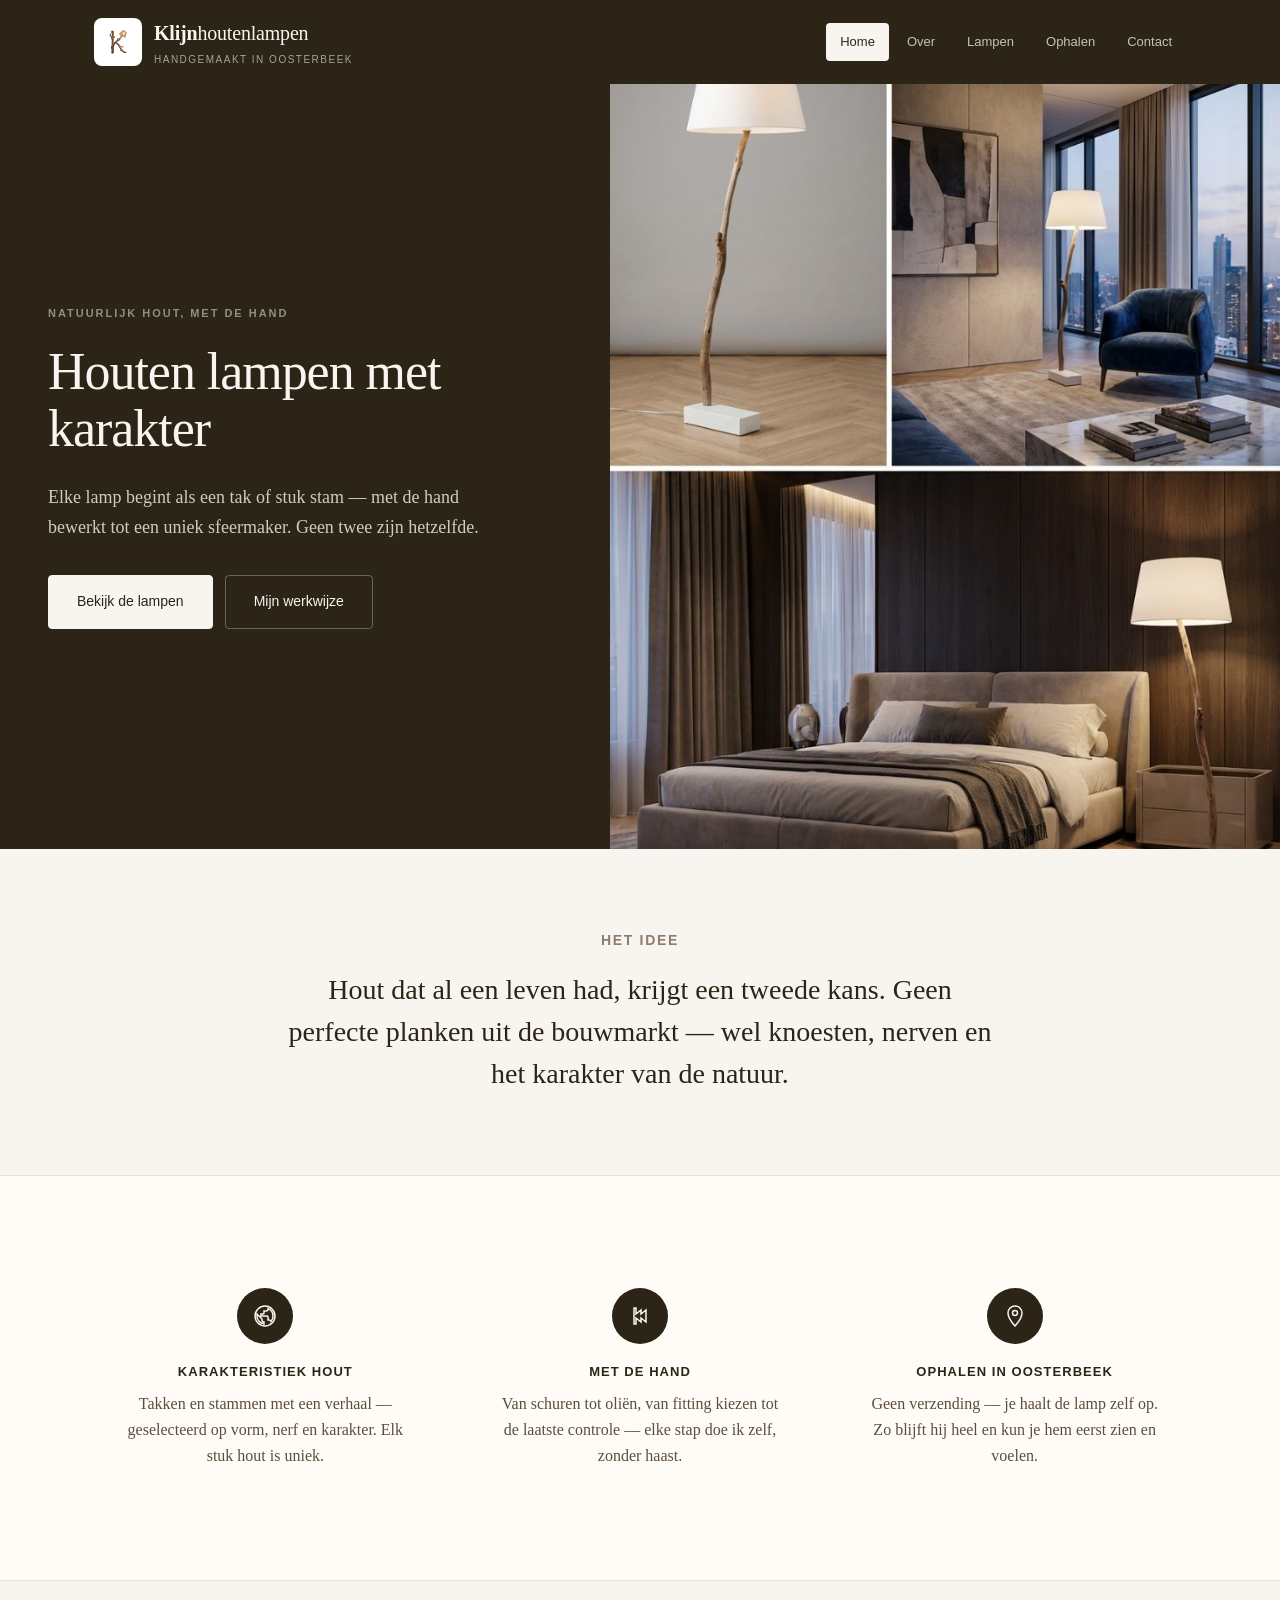
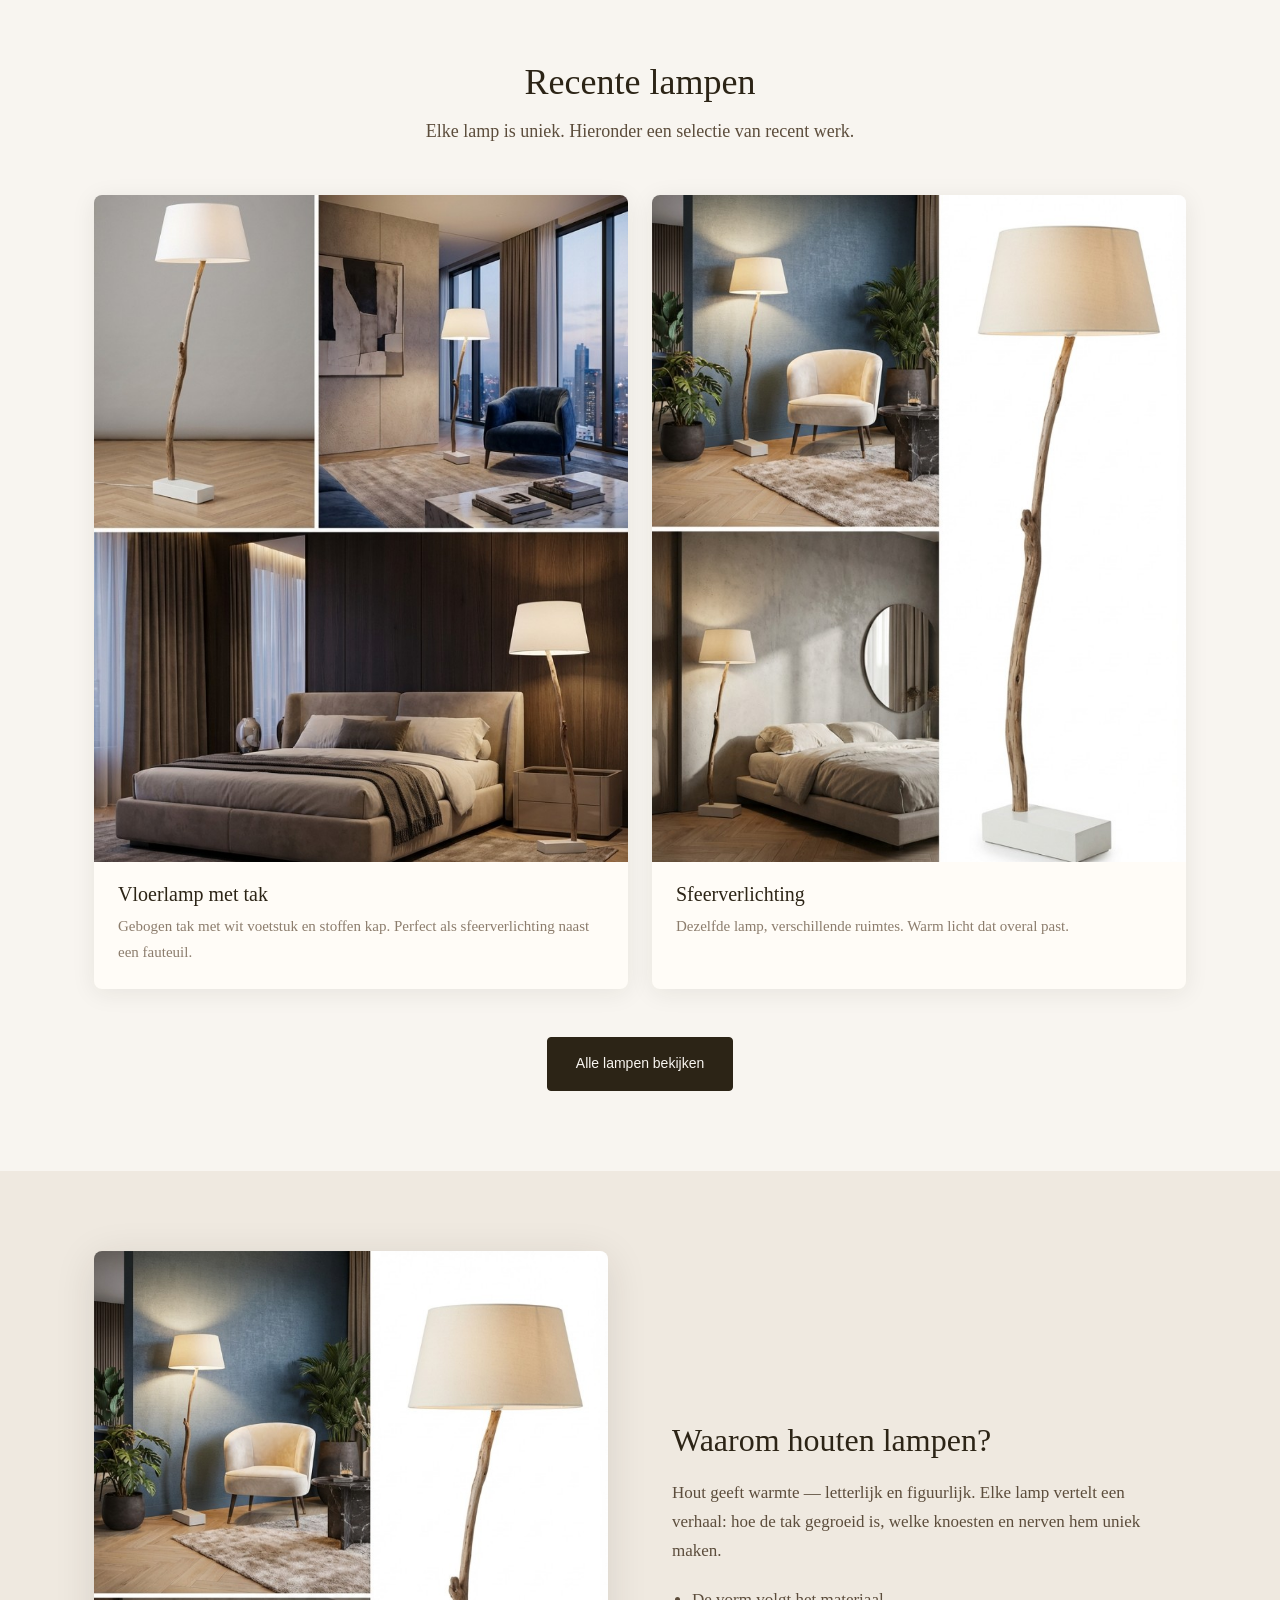
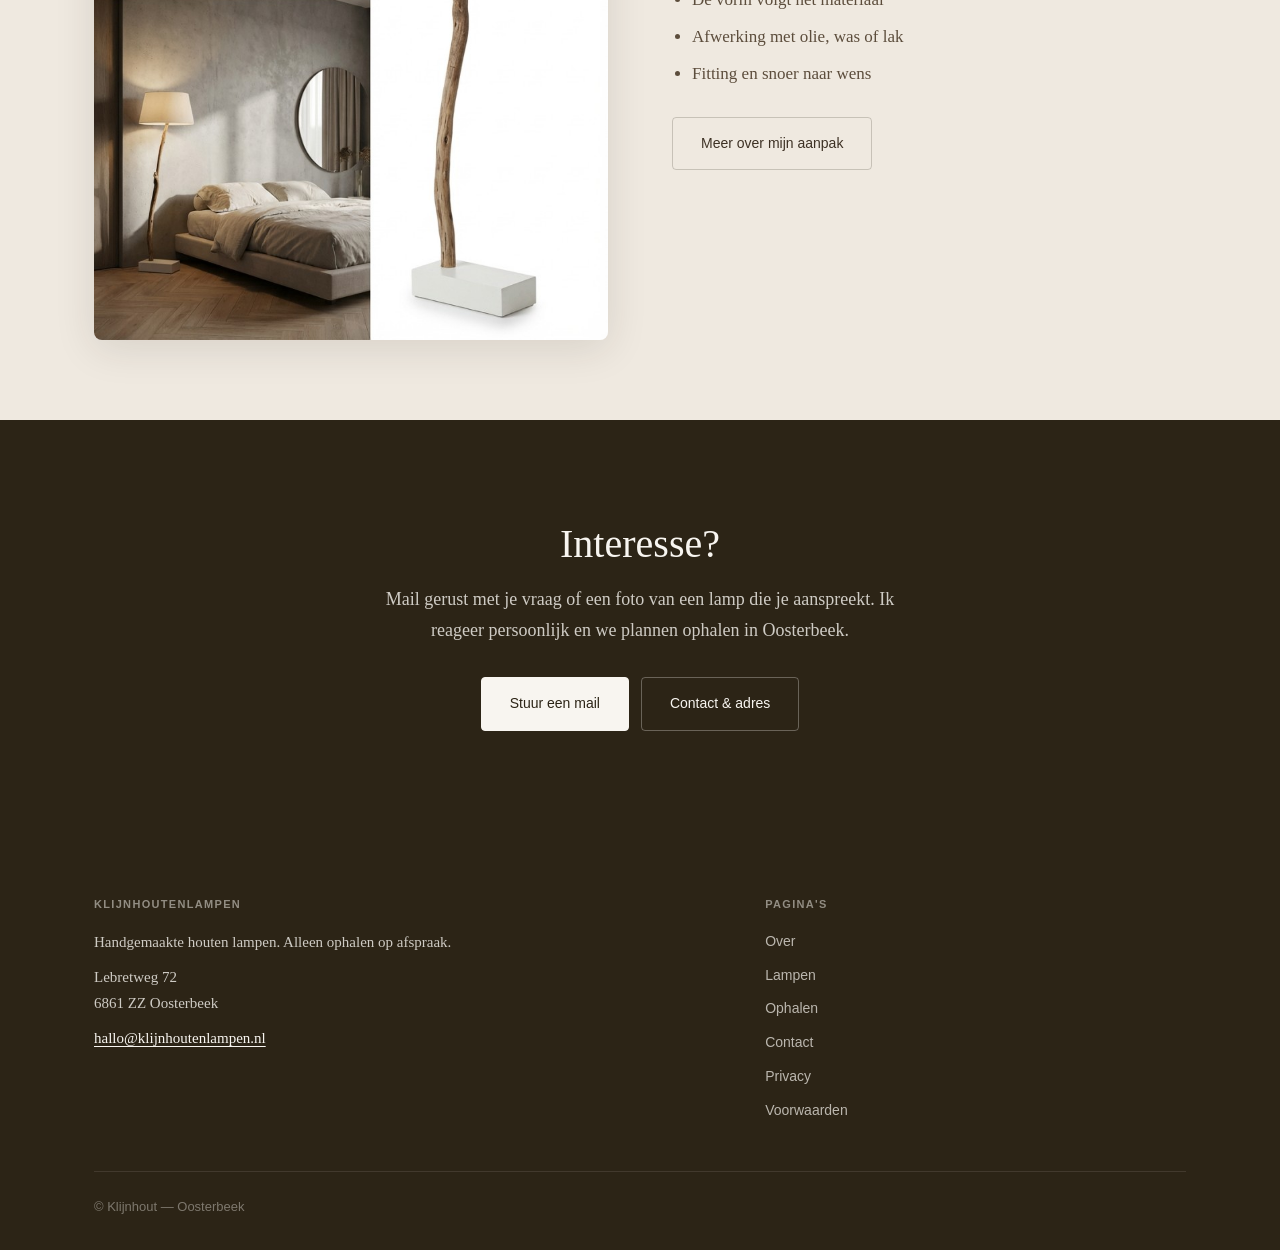
<file: index.html>
<!DOCTYPE html>
<html lang="nl">
<head>
  <meta charset="utf-8">
  <meta name="viewport" content="width=device-width, initial-scale=1">
  <title>Klijnhoutenlampen — handgemaakte houten lampen | Oosterbeek</title>
  <meta name="description" content="Unieke houten lampen, ambachtelijk gemaakt van karakteristieke takken en stammen. Alleen ophalen in Oosterbeek. Geen massaproductie — wel karakter en warm licht.">
  <link rel="canonical" href="https://klijnhoutenlampen.nl/">
  <meta property="og:type" content="website">
  <meta property="og:title" content="Klijnhoutenlampen — houten lampen op maat">
  <meta property="og:description" content="Handgemaakte houten lampen van karakteristieke takken en stammen. Ophalen in Oosterbeek.">
  <meta property="og:url" content="https://klijnhoutenlampen.nl/">
  <meta property="og:locale" content="nl_NL">
  <meta property="og:image" content="https://klijnhoutenlampen.nl/images/lampen/lookbook-01.jpg">
  <link rel="stylesheet" href="css/style.css">
  <script type="application/ld+json">
  {
    "@context": "https://schema.org",
    "@type": "LocalBusiness",
    "name": "Klijnhoutenlampen",
    "url": "https://klijnhoutenlampen.nl/",
    "description": "Handgemaakte houten lampen van karakteristieke takken en stammen.",
    "address": {
      "@type": "PostalAddress",
      "streetAddress": "Lebretweg 72",
      "postalCode": "6861 ZZ",
      "addressLocality": "Oosterbeek",
      "addressCountry": "NL"
    }
  }
  </script>
</head>
<body>
  <a class="skip-link" href="#main">Naar inhoud</a>

  <header class="header">
    <div class="container header__inner">
      <a class="logo" href="index.html">
        <img class="logo__icon" src="images/logo.svg" alt="" width="44" height="44">
        <div class="logo__text">
          <p class="logo__name"><span>Klijn</span>houtenlampen</p>
          <p class="logo__sub">Handgemaakt in Oosterbeek</p>
        </div>
      </a>
      <nav class="nav" aria-label="Hoofdmenu">
        <a href="index.html" aria-current="page">Home</a>
        <a href="over.html">Over</a>
        <a href="lampen.html">Lampen</a>
        <a href="ophalen.html">Ophalen</a>
        <a href="contact.html">Contact</a>
      </nav>
    </div>
  </header>

  <main id="main">
    <!-- Hero met grote foto -->
    <section class="hero">
      <div class="hero__inner">
        <div class="hero__content">
          <span class="hero__label">Natuurlijk hout, met de hand</span>
          <h1 class="hero__title">Houten lampen met karakter</h1>
          <p class="hero__text">
            Elke lamp begint als een tak of stuk stam — met de hand bewerkt tot een uniek sfeermaker. Geen twee zijn hetzelfde.
          </p>
          <div class="hero__buttons">
            <a class="btn btn--light" href="lampen.html">Bekijk de lampen</a>
            <a class="btn btn--outline" href="over.html">Mijn werkwijze</a>
          </div>
        </div>
        <div class="hero__image">
          <img src="images/lampen/lookbook-01.jpg" alt="Vloerlamp van een gebogen houten tak met wit voetstuk en lampenkap in verschillende interieurs" loading="eager">
        </div>
      </div>
    </section>

    <!-- Intro quote -->
    <section class="intro-section">
      <div class="container">
        <p class="intro-section__title">Het idee</p>
        <p class="intro-section__text">
          Hout dat al een leven had, krijgt een tweede kans. Geen perfecte planken uit de bouwmarkt — wel knoesten, nerven en het karakter van de natuur.
        </p>
      </div>
    </section>

    <!-- Features -->
    <section class="features">
      <div class="container">
        <div class="features__grid">
          <div class="feature">
            <div class="feature__icon">
              <svg viewBox="0 0 24 24"><path d="M12 2C6.48 2 2 6.48 2 12s4.48 10 10 10 10-4.48 10-10S17.52 2 12 2zm-1 17.93c-3.95-.49-7-3.85-7-7.93 0-.62.08-1.21.21-1.79L9 15v1c0 1.1.9 2 2 2v1.93zm6.9-2.54c-.26-.81-1-1.39-1.9-1.39h-1v-3c0-.55-.45-1-1-1H8v-2h2c.55 0 1-.45 1-1V7h2c1.1 0 2-.9 2-2v-.41c2.93 1.19 5 4.06 5 7.41 0 2.08-.8 3.97-2.1 5.39z"/></svg>
            </div>
            <h3 class="feature__title">Karakteristiek hout</h3>
            <p class="feature__text">Takken en stammen met een verhaal — geselecteerd op vorm, nerf en karakter. Elk stuk hout is uniek.</p>
          </div>
          <div class="feature">
            <div class="feature__icon">
              <svg viewBox="0 0 24 24"><path d="M18 11V6l-5 4V6l-5 4V4H6v16h2v-6l5 4v-4l5 4v-7z"/></svg>
            </div>
            <h3 class="feature__title">Met de hand</h3>
            <p class="feature__text">Van schuren tot oliën, van fitting kiezen tot de laatste controle — elke stap doe ik zelf, zonder haast.</p>
          </div>
          <div class="feature">
            <div class="feature__icon">
              <svg viewBox="0 0 24 24"><path d="M12 2C8.13 2 5 5.13 5 9c0 5.25 7 13 7 13s7-7.75 7-13c0-3.87-3.13-7-7-7zm0 9.5c-1.38 0-2.5-1.12-2.5-2.5s1.12-2.5 2.5-2.5 2.5 1.12 2.5 2.5-1.12 2.5-2.5 2.5z"/></svg>
            </div>
            <h3 class="feature__title">Ophalen in Oosterbeek</h3>
            <p class="feature__text">Geen verzending — je haalt de lamp zelf op. Zo blijft hij heel en kun je hem eerst zien en voelen.</p>
          </div>
        </div>
      </div>
    </section>

    <!-- Galerij preview -->
    <section class="gallery-preview">
      <div class="container">
        <div class="gallery-preview__header">
          <h2 class="gallery-preview__title">Recente lampen</h2>
          <p class="gallery-preview__text">Elke lamp is uniek. Hieronder een selectie van recent werk.</p>
        </div>
        <div class="gallery-preview__grid">
          <article class="card">
            <div class="card__image">
              <img src="images/lampen/lookbook-01.jpg" alt="Vloerlamp van een gebogen houten tak met wit voetstuk en lampenkap" loading="lazy">
            </div>
            <div class="card__body">
              <h3 class="card__title">Vloerlamp met tak</h3>
              <p class="card__text">Gebogen tak met wit voetstuk en stoffen kap. Perfect als sfeerverlichting naast een fauteuil.</p>
            </div>
          </article>
          <article class="card">
            <div class="card__image">
              <img src="images/lampen/lookbook-02.jpg" alt="Vloerlamp in woon- en slaapkamer setting" loading="lazy">
            </div>
            <div class="card__body">
              <h3 class="card__title">Sfeerverlichting</h3>
              <p class="card__text">Dezelfde lamp, verschillende ruimtes. Warm licht dat overal past.</p>
            </div>
          </article>
        </div>
        <div class="gallery-preview__cta">
          <a class="btn btn--dark" href="lampen.html">Alle lampen bekijken</a>
        </div>
      </div>
    </section>

    <!-- Over preview -->
    <section class="about-preview">
      <div class="container">
        <div class="about-preview__grid">
          <div class="about-preview__image">
            <img src="images/lampen/lookbook-02.jpg" alt="Houten lamp in sfeervolle setting" loading="lazy">
          </div>
          <div class="about-preview__content">
            <h2 class="about-preview__title">Waarom houten lampen?</h2>
            <p class="about-preview__text">
              Hout geeft warmte — letterlijk en figuurlijk. Elke lamp vertelt een verhaal: hoe de tak gegroeid is, welke knoesten en nerven hem uniek maken.
            </p>
            <ul class="about-preview__list">
              <li>De vorm volgt het materiaal</li>
              <li>Afwerking met olie, was of lak</li>
              <li>Fitting en snoer naar wens</li>
            </ul>
            <a class="btn btn--secondary" href="over.html">Meer over mijn aanpak</a>
          </div>
        </div>
      </div>
    </section>

    <!-- CTA -->
    <section class="cta-section">
      <div class="container">
        <h2 class="cta-section__title">Interesse?</h2>
        <p class="cta-section__text">
          Mail gerust met je vraag of een foto van een lamp die je aanspreekt. Ik reageer persoonlijk en we plannen ophalen in Oosterbeek.
        </p>
        <div class="cta-section__buttons">
          <a class="btn btn--light" href="mailto:hallo@klijnhoutenlampen.nl">Stuur een mail</a>
          <a class="btn btn--outline" href="contact.html">Contact &amp; adres</a>
        </div>
      </div>
    </section>
  </main>

  <footer class="footer">
    <div class="container">
      <div class="footer__grid">
        <div class="footer__col">
          <strong>Klijnhoutenlampen</strong>
          <p>Handgemaakte houten lampen. Alleen ophalen op afspraak.</p>
          <p>Lebretweg 72<br>6861 ZZ Oosterbeek</p>
          <p><a href="mailto:hallo@klijnhoutenlampen.nl">hallo@klijnhoutenlampen.nl</a></p>
        </div>
        <div class="footer__col">
          <strong>Pagina's</strong>
          <div class="footer__links">
            <a href="over.html">Over</a>
            <a href="lampen.html">Lampen</a>
            <a href="ophalen.html">Ophalen</a>
            <a href="contact.html">Contact</a>
            <a href="privacy.html">Privacy</a>
            <a href="voorwaarden.html">Voorwaarden</a>
          </div>
        </div>
      </div>
      <div class="footer__bottom">
        <p>© Klijnhout — Oosterbeek</p>
      </div>
    </div>
  </footer>
</body>
</html>
</file>
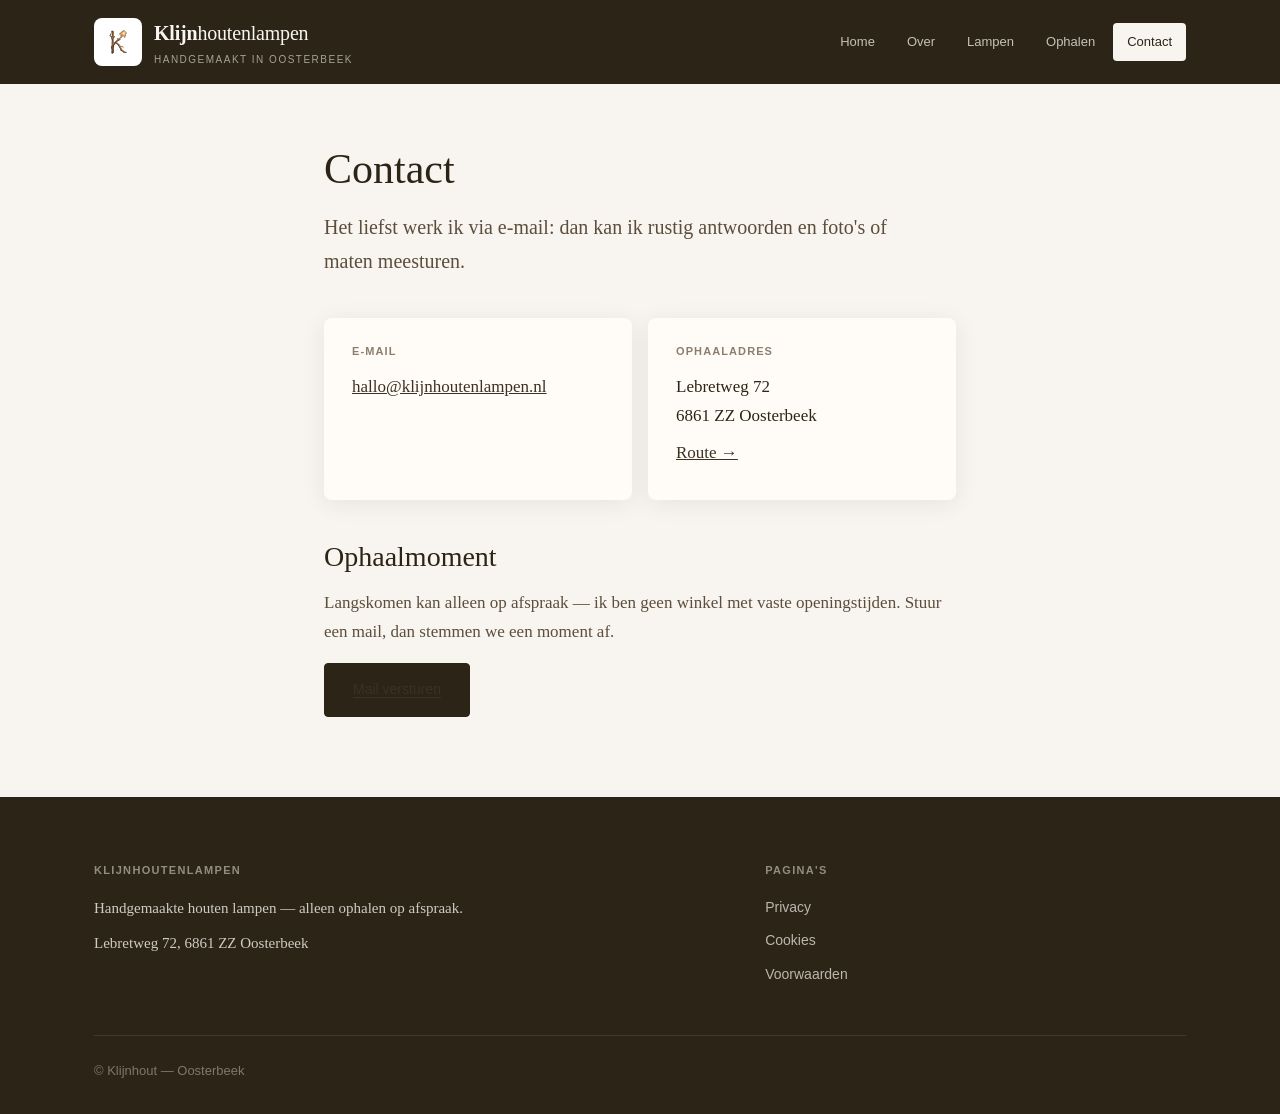
<file: contact.html>
<!DOCTYPE html>
<html lang="nl">
<head>
  <meta charset="utf-8">
  <meta name="viewport" content="width=device-width, initial-scale=1">
  <title>Contact — Klijnhoutenlampen</title>
  <meta name="description" content="Contact met Klijnhoutenlampen: e-mail en adres in Oosterbeek.">
  <link rel="stylesheet" href="css/style.css">
</head>
<body>
  <a class="skip-link" href="#main">Naar inhoud</a>

  <header class="header">
    <div class="container header__inner">
      <a class="logo" href="index.html">
        <img class="logo__icon" src="images/logo.svg" alt="" width="44" height="44">
        <div class="logo__text">
          <p class="logo__name"><span>Klijn</span>houtenlampen</p>
          <p class="logo__sub">Handgemaakt in Oosterbeek</p>
        </div>
      </a>
      <nav class="nav" aria-label="Hoofdmenu">
        <a href="index.html">Home</a>
        <a href="over.html">Over</a>
        <a href="lampen.html">Lampen</a>
        <a href="ophalen.html">Ophalen</a>
        <a href="contact.html" aria-current="page">Contact</a>
      </nav>
    </div>
  </header>

  <main id="main" class="page">
    <div class="container container--narrow">
      <h1 class="page__title">Contact</h1>
      <p class="page__intro">Het liefst werk ik via e-mail: dan kan ik rustig antwoorden en foto's of maten meesturen.</p>

      <div class="contact-cards">
        <div class="contact-card">
          <strong>E-mail</strong>
          <p><a href="mailto:hallo@klijnhoutenlampen.nl">hallo@klijnhoutenlampen.nl</a></p>
        </div>
        <div class="contact-card">
          <strong>Ophaaladres</strong>
          <p>Lebretweg 72<br>6861 ZZ Oosterbeek</p>
          <p><a href="https://www.openstreetmap.org/search?query=Lebretweg%2072%2C%206861%20ZZ%20Oosterbeek">Route →</a></p>
        </div>
      </div>

      <div class="prose">
        <h2>Ophaalmoment</h2>
        <p>Langskomen kan alleen op afspraak — ik ben geen winkel met vaste openingstijden. Stuur een mail, dan stemmen we een moment af.</p>
        
        <a class="btn btn--dark" href="mailto:hallo@klijnhoutenlampen.nl">Mail versturen</a>
      </div>
    </div>
  </main>

  <footer class="footer">
    <div class="container">
      <div class="footer__grid">
        <div class="footer__col">
          <strong>Klijnhoutenlampen</strong>
          <p>Handgemaakte houten lampen — alleen ophalen op afspraak.</p>
          <p>Lebretweg 72, 6861 ZZ Oosterbeek</p>
        </div>
        <div class="footer__col">
          <strong>Pagina's</strong>
          <div class="footer__links">
            <a href="privacy.html">Privacy</a>
            <a href="cookies.html">Cookies</a>
            <a href="voorwaarden.html">Voorwaarden</a>
          </div>
        </div>
      </div>
      <div class="footer__bottom">
        <p>© Klijnhout — Oosterbeek</p>
      </div>
    </div>
  </footer>
</body>
</html>
</file>
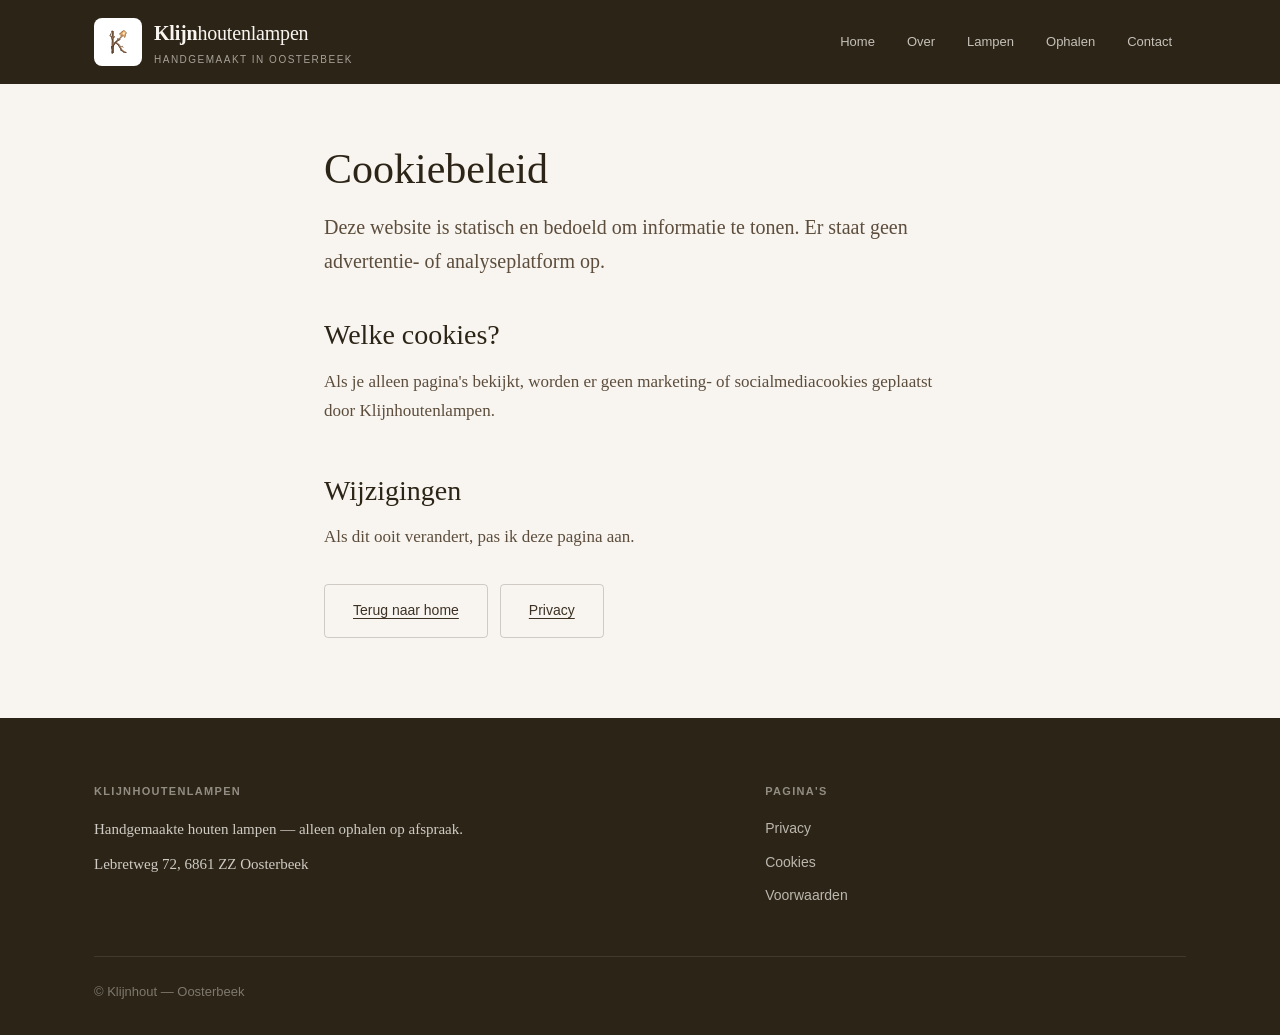
<file: cookies.html>
<!DOCTYPE html>
<html lang="nl">
<head>
  <meta charset="utf-8">
  <meta name="viewport" content="width=device-width, initial-scale=1">
  <title>Cookies — Klijnhoutenlampen</title>
  <meta name="description" content="Cookiebeleid van Klijnhoutenlampen.">
  <link rel="stylesheet" href="css/style.css">
</head>
<body>
  <a class="skip-link" href="#main">Naar inhoud</a>

  <header class="header">
    <div class="container header__inner">
      <a class="logo" href="index.html">
        <img class="logo__icon" src="images/logo.svg" alt="" width="44" height="44">
        <div class="logo__text">
          <p class="logo__name"><span>Klijn</span>houtenlampen</p>
          <p class="logo__sub">Handgemaakt in Oosterbeek</p>
        </div>
      </a>
      <nav class="nav" aria-label="Hoofdmenu">
        <a href="index.html">Home</a>
        <a href="over.html">Over</a>
        <a href="lampen.html">Lampen</a>
        <a href="ophalen.html">Ophalen</a>
        <a href="contact.html">Contact</a>
      </nav>
    </div>
  </header>

  <main id="main" class="page">
    <div class="container container--narrow">
      <h1 class="page__title">Cookiebeleid</h1>
      <p class="page__intro">Deze website is statisch en bedoeld om informatie te tonen. Er staat geen advertentie- of analyseplatform op.</p>

      <div class="prose">
        <h2>Welke cookies?</h2>
        <p>Als je alleen pagina's bekijkt, worden er geen marketing- of socialmediacookies geplaatst door Klijnhoutenlampen.</p>

        <h2>Wijzigingen</h2>
        <p>Als dit ooit verandert, pas ik deze pagina aan.</p>

        <div style="margin-top: 32px; display: flex; gap: 12px; flex-wrap: wrap;">
          <a class="btn btn--secondary" href="index.html">Terug naar home</a>
          <a class="btn btn--secondary" href="privacy.html">Privacy</a>
        </div>
      </div>
    </div>
  </main>

  <footer class="footer">
    <div class="container">
      <div class="footer__grid">
        <div class="footer__col">
          <strong>Klijnhoutenlampen</strong>
          <p>Handgemaakte houten lampen — alleen ophalen op afspraak.</p>
          <p>Lebretweg 72, 6861 ZZ Oosterbeek</p>
        </div>
        <div class="footer__col">
          <strong>Pagina's</strong>
          <div class="footer__links">
            <a href="privacy.html">Privacy</a>
            <a href="cookies.html">Cookies</a>
            <a href="voorwaarden.html">Voorwaarden</a>
          </div>
        </div>
      </div>
      <div class="footer__bottom">
        <p>© Klijnhout — Oosterbeek</p>
      </div>
    </div>
  </footer>
</body>
</html>
</file>
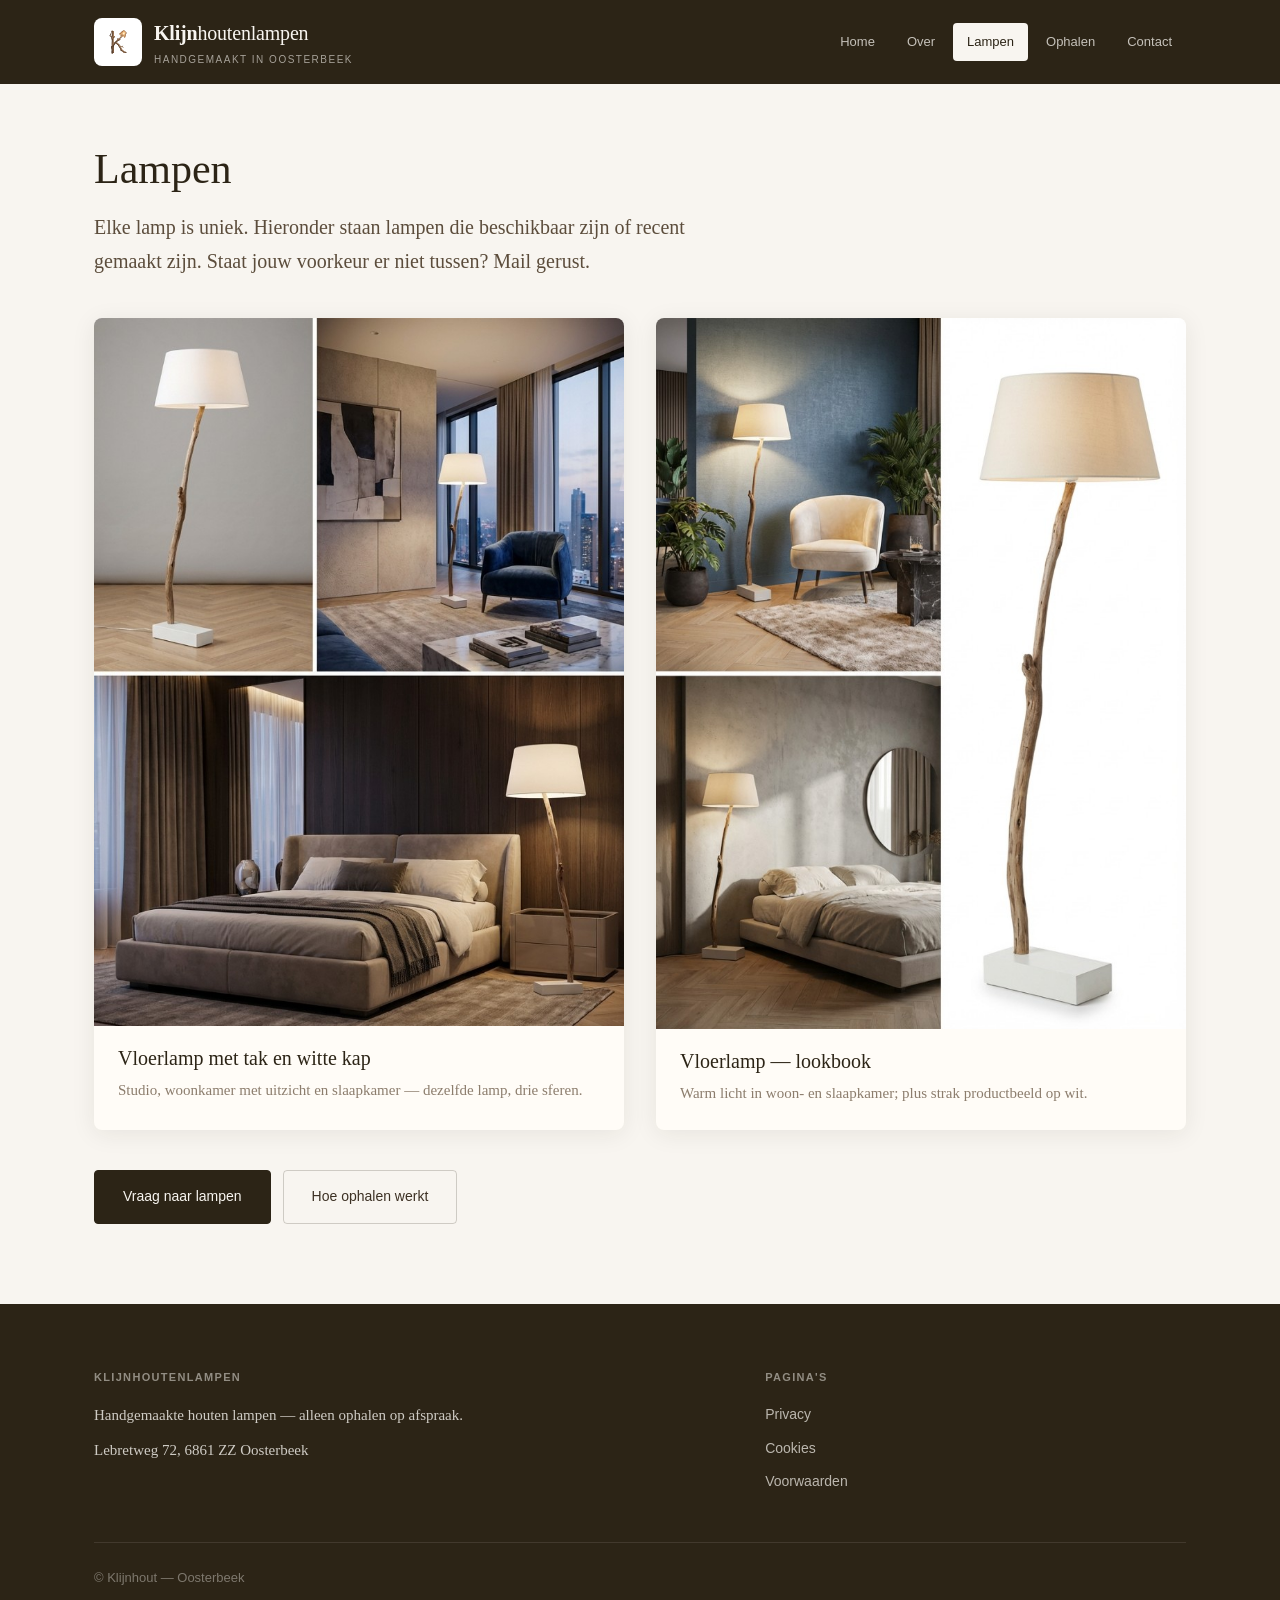
<file: lampen.html>
<!DOCTYPE html>
<html lang="nl">
<head>
  <meta charset="utf-8">
  <meta name="viewport" content="width=device-width, initial-scale=1">
  <title>Lampen — Klijnhoutenlampen</title>
  <meta name="description" content="Overzicht van handgemaakte houten lampen. Ophalen in Oosterbeek.">
  <link rel="stylesheet" href="css/style.css">
</head>
<body>
  <a class="skip-link" href="#main">Naar inhoud</a>

  <header class="header">
    <div class="container header__inner">
      <a class="logo" href="index.html">
        <img class="logo__icon" src="images/logo.svg" alt="" width="44" height="44">
        <div class="logo__text">
          <p class="logo__name"><span>Klijn</span>houtenlampen</p>
          <p class="logo__sub">Handgemaakt in Oosterbeek</p>
        </div>
      </a>
      <nav class="nav" aria-label="Hoofdmenu">
        <a href="index.html">Home</a>
        <a href="over.html">Over</a>
        <a href="lampen.html" aria-current="page">Lampen</a>
        <a href="ophalen.html">Ophalen</a>
        <a href="contact.html">Contact</a>
      </nav>
    </div>
  </header>

  <main id="main" class="page">
    <div class="container">
      <h1 class="page__title">Lampen</h1>
      <p class="page__intro">Elke lamp is uniek. Hieronder staan lampen die beschikbaar zijn of recent gemaakt zijn. Staat jouw voorkeur er niet tussen? Mail gerust.</p>

      <div id="gallery" class="gallery"></div>
      <p id="empty" class="empty" hidden>Er staan nog geen lampen online. Neem contact op als je wilt weten wat er mogelijk is.</p>

      <div style="margin-top: 40px; display: flex; gap: 12px; flex-wrap: wrap;">
        <a class="btn btn--dark" href="mailto:hallo@klijnhoutenlampen.nl">Vraag naar lampen</a>
        <a class="btn btn--secondary" href="ophalen.html">Hoe ophalen werkt</a>
      </div>
    </div>
  </main>

  <footer class="footer">
    <div class="container">
      <div class="footer__grid">
        <div class="footer__col">
          <strong>Klijnhoutenlampen</strong>
          <p>Handgemaakte houten lampen — alleen ophalen op afspraak.</p>
          <p>Lebretweg 72, 6861 ZZ Oosterbeek</p>
        </div>
        <div class="footer__col">
          <strong>Pagina's</strong>
          <div class="footer__links">
            <a href="privacy.html">Privacy</a>
            <a href="cookies.html">Cookies</a>
            <a href="voorwaarden.html">Voorwaarden</a>
          </div>
        </div>
      </div>
      <div class="footer__bottom">
        <p>© Klijnhout — Oosterbeek</p>
      </div>
    </div>
  </footer>

  <script src="js/main.js" defer></script>
</body>
</html>
</file>
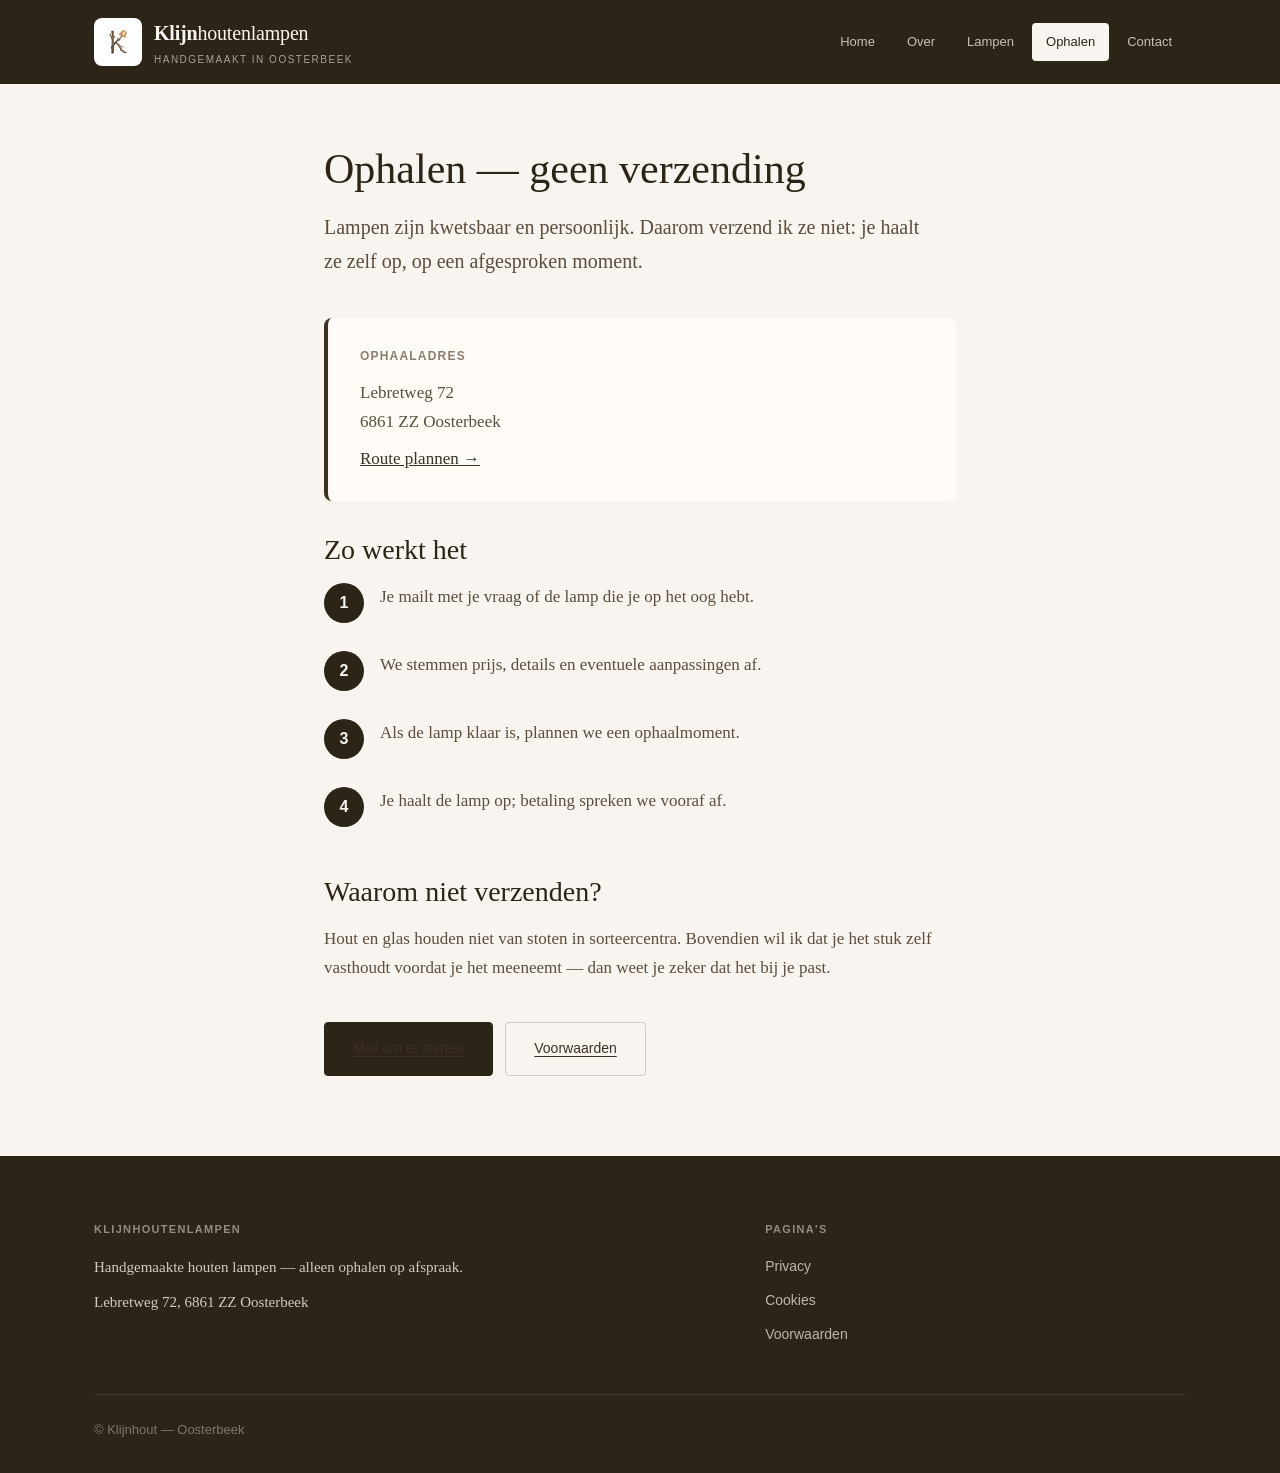
<file: ophalen.html>
<!DOCTYPE html>
<html lang="nl">
<head>
  <meta charset="utf-8">
  <meta name="viewport" content="width=device-width, initial-scale=1">
  <title>Ophalen — Klijnhoutenlampen</title>
  <meta name="description" content="Lampen worden niet verzonden. Afhalen op afspraak aan de Lebretweg 72 in Oosterbeek.">
  <link rel="stylesheet" href="css/style.css">
</head>
<body>
  <a class="skip-link" href="#main">Naar inhoud</a>

  <header class="header">
    <div class="container header__inner">
      <a class="logo" href="index.html">
        <img class="logo__icon" src="images/logo.svg" alt="" width="44" height="44">
        <div class="logo__text">
          <p class="logo__name"><span>Klijn</span>houtenlampen</p>
          <p class="logo__sub">Handgemaakt in Oosterbeek</p>
        </div>
      </a>
      <nav class="nav" aria-label="Hoofdmenu">
        <a href="index.html">Home</a>
        <a href="over.html">Over</a>
        <a href="lampen.html">Lampen</a>
        <a href="ophalen.html" aria-current="page">Ophalen</a>
        <a href="contact.html">Contact</a>
      </nav>
    </div>
  </header>

  <main id="main" class="page">
    <div class="container container--narrow">
      <h1 class="page__title">Ophalen — geen verzending</h1>
      <p class="page__intro">Lampen zijn kwetsbaar en persoonlijk. Daarom verzend ik ze niet: je haalt ze zelf op, op een afgesproken moment.</p>

      <div class="info-box">
        <strong>Ophaaladres</strong>
        <p>Lebretweg 72<br>6861 ZZ Oosterbeek</p>
        <p><a href="https://www.openstreetmap.org/search?query=Lebretweg%2072%2C%206861%20ZZ%20Oosterbeek">Route plannen →</a></p>
      </div>

      <div class="prose">
        <h2>Zo werkt het</h2>
        <ol class="steps">
          <li>Je mailt met je vraag of de lamp die je op het oog hebt.</li>
          <li>We stemmen prijs, details en eventuele aanpassingen af.</li>
          <li>Als de lamp klaar is, plannen we een ophaalmoment.</li>
          <li>Je haalt de lamp op; betaling spreken we vooraf af.</li>
        </ol>

        <h2>Waarom niet verzenden?</h2>
        <p>Hout en glas houden niet van stoten in sorteercentra. Bovendien wil ik dat je het stuk zelf vasthoudt voordat je het meeneemt — dan weet je zeker dat het bij je past.</p>

        <div style="margin-top: 40px; display: flex; gap: 12px; flex-wrap: wrap;">
          <a class="btn btn--dark" href="mailto:hallo@klijnhoutenlampen.nl">Mail om te starten</a>
          <a class="btn btn--secondary" href="voorwaarden.html">Voorwaarden</a>
        </div>
      </div>
    </div>
  </main>

  <footer class="footer">
    <div class="container">
      <div class="footer__grid">
        <div class="footer__col">
          <strong>Klijnhoutenlampen</strong>
          <p>Handgemaakte houten lampen — alleen ophalen op afspraak.</p>
          <p>Lebretweg 72, 6861 ZZ Oosterbeek</p>
        </div>
        <div class="footer__col">
          <strong>Pagina's</strong>
          <div class="footer__links">
            <a href="privacy.html">Privacy</a>
            <a href="cookies.html">Cookies</a>
            <a href="voorwaarden.html">Voorwaarden</a>
          </div>
        </div>
      </div>
      <div class="footer__bottom">
        <p>© Klijnhout — Oosterbeek</p>
      </div>
    </div>
  </footer>
</body>
</html>
</file>
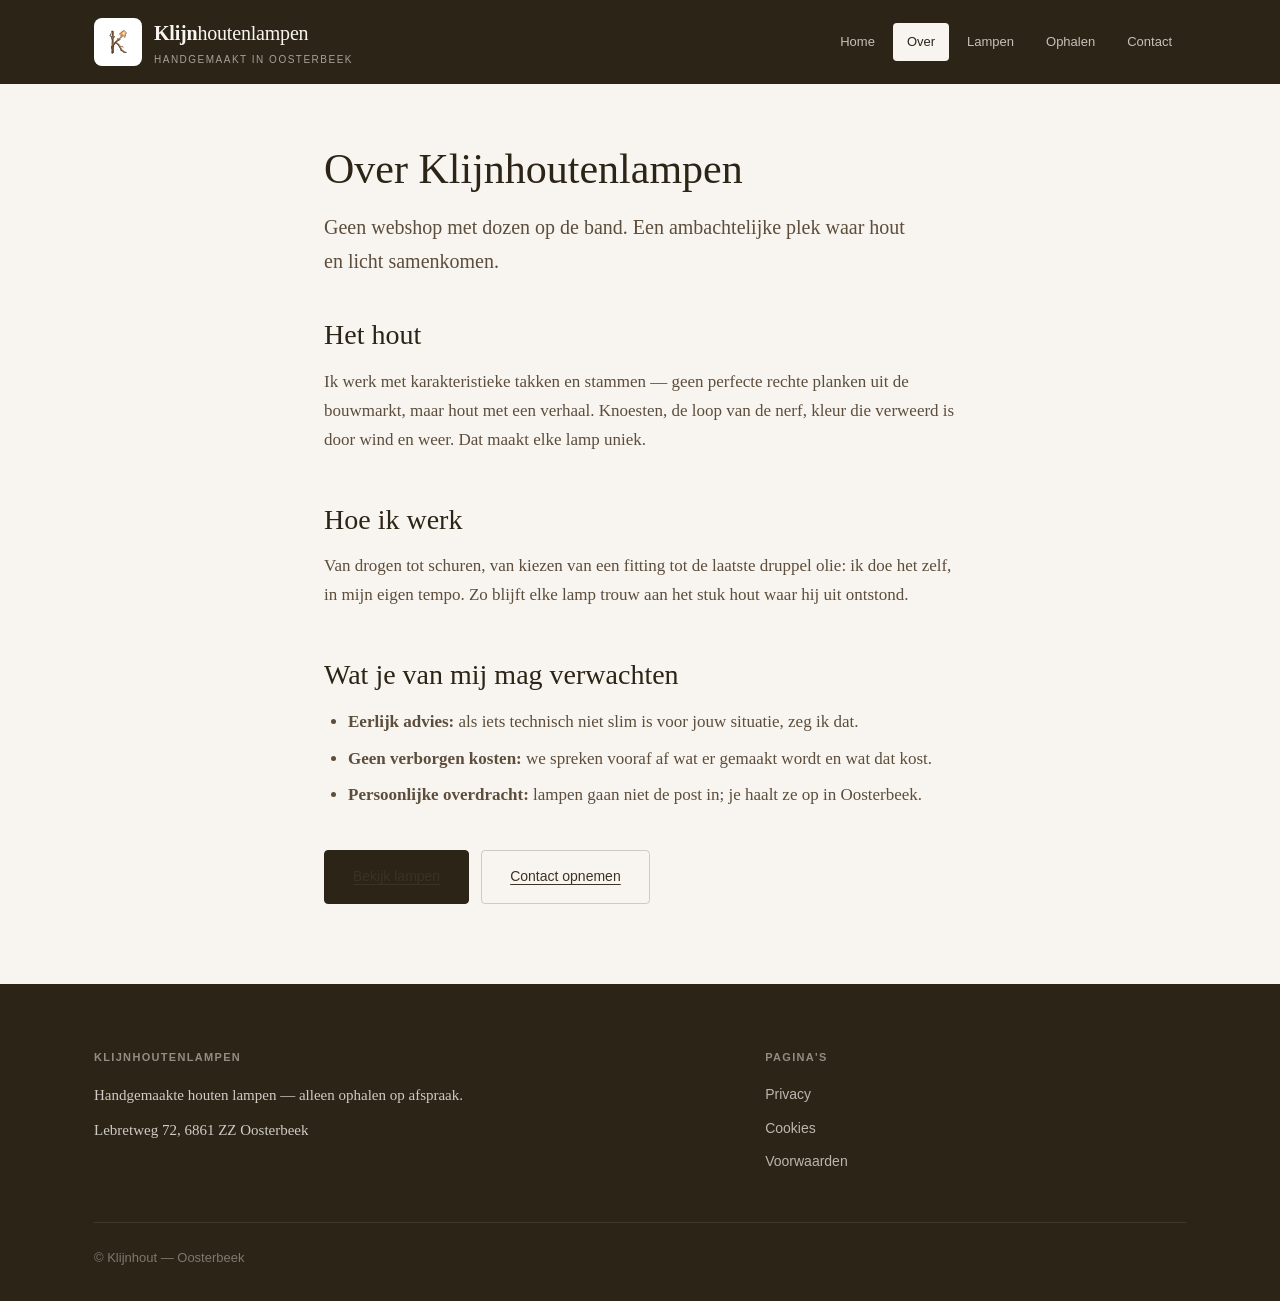
<file: over.html>
<!DOCTYPE html>
<html lang="nl">
<head>
  <meta charset="utf-8">
  <meta name="viewport" content="width=device-width, initial-scale=1">
  <title>Over — Klijnhoutenlampen</title>
  <meta name="description" content="Achter Klijnhoutenlampen: karakteristiek hout, handmatig bewerkt tot sfeerlampen.">
  <link rel="stylesheet" href="css/style.css">
</head>
<body>
  <a class="skip-link" href="#main">Naar inhoud</a>

  <header class="header">
    <div class="container header__inner">
      <a class="logo" href="index.html">
        <img class="logo__icon" src="images/logo.svg" alt="" width="44" height="44">
        <div class="logo__text">
          <p class="logo__name"><span>Klijn</span>houtenlampen</p>
          <p class="logo__sub">Handgemaakt in Oosterbeek</p>
        </div>
      </a>
      <nav class="nav" aria-label="Hoofdmenu">
        <a href="index.html">Home</a>
        <a href="over.html" aria-current="page">Over</a>
        <a href="lampen.html">Lampen</a>
        <a href="ophalen.html">Ophalen</a>
        <a href="contact.html">Contact</a>
      </nav>
    </div>
  </header>

  <main id="main" class="page">
    <div class="container container--narrow">
      <h1 class="page__title">Over Klijnhoutenlampen</h1>
      <p class="page__intro">Geen webshop met dozen op de band. Een ambachtelijke plek waar hout en licht samenkomen.</p>

      <div class="prose">
        <h2>Het hout</h2>
        <p>Ik werk met karakteristieke takken en stammen — geen perfecte rechte planken uit de bouwmarkt, maar hout met een verhaal. Knoesten, de loop van de nerf, kleur die verweerd is door wind en weer. Dat maakt elke lamp uniek.</p>

        <h2>Hoe ik werk</h2>
        <p>Van drogen tot schuren, van kiezen van een fitting tot de laatste druppel olie: ik doe het zelf, in mijn eigen tempo. Zo blijft elke lamp trouw aan het stuk hout waar hij uit ontstond.</p>

        <h2>Wat je van mij mag verwachten</h2>
        <ul>
          <li><strong>Eerlijk advies:</strong> als iets technisch niet slim is voor jouw situatie, zeg ik dat.</li>
          <li><strong>Geen verborgen kosten:</strong> we spreken vooraf af wat er gemaakt wordt en wat dat kost.</li>
          <li><strong>Persoonlijke overdracht:</strong> lampen gaan niet de post in; je haalt ze op in Oosterbeek.</li>
        </ul>

        <div style="margin-top: 40px; display: flex; gap: 12px; flex-wrap: wrap;">
          <a class="btn btn--dark" href="lampen.html">Bekijk lampen</a>
          <a class="btn btn--secondary" href="contact.html">Contact opnemen</a>
        </div>
      </div>
    </div>
  </main>

  <footer class="footer">
    <div class="container">
      <div class="footer__grid">
        <div class="footer__col">
          <strong>Klijnhoutenlampen</strong>
          <p>Handgemaakte houten lampen — alleen ophalen op afspraak.</p>
          <p>Lebretweg 72, 6861 ZZ Oosterbeek</p>
        </div>
        <div class="footer__col">
          <strong>Pagina's</strong>
          <div class="footer__links">
            <a href="privacy.html">Privacy</a>
            <a href="cookies.html">Cookies</a>
            <a href="voorwaarden.html">Voorwaarden</a>
          </div>
        </div>
      </div>
      <div class="footer__bottom">
        <p>© Klijnhout — Oosterbeek</p>
      </div>
    </div>
  </footer>
</body>
</html>
</file>
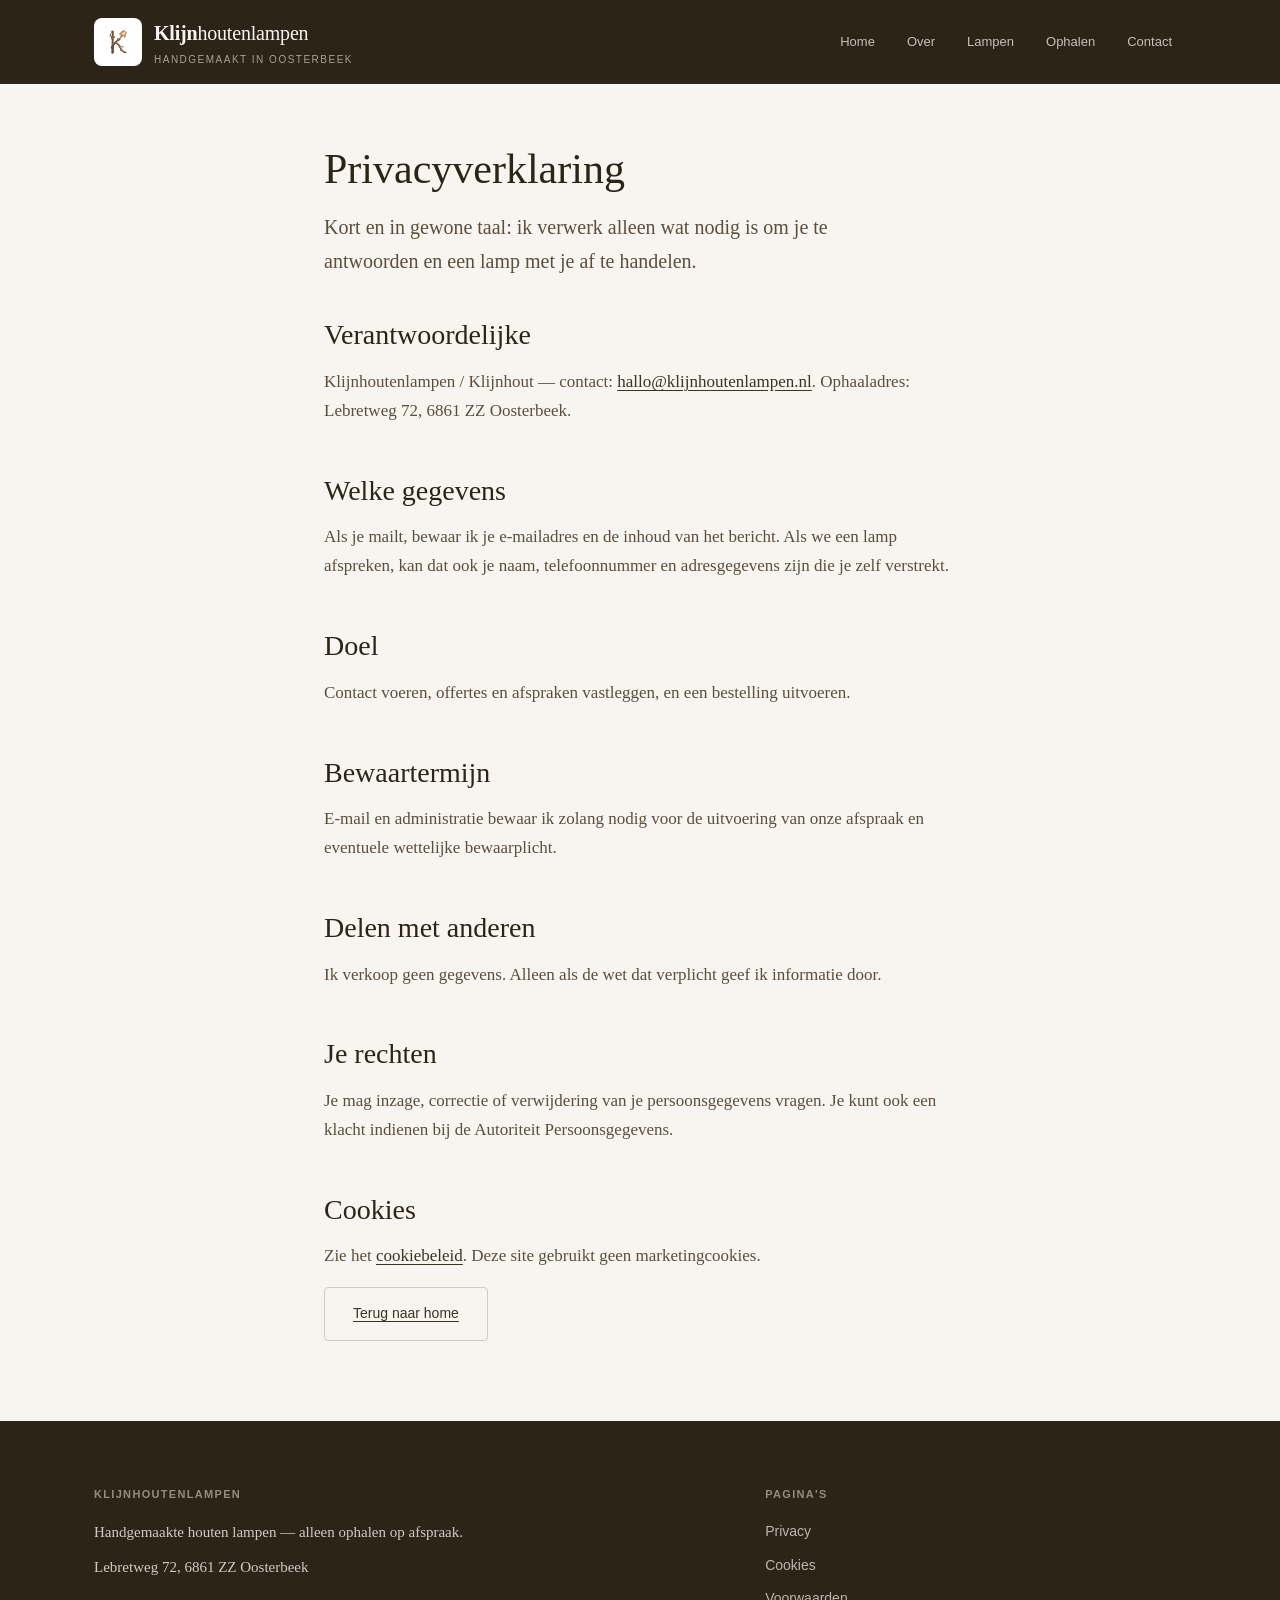
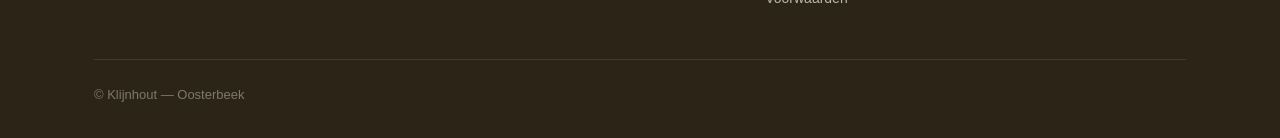
<file: privacy.html>
<!DOCTYPE html>
<html lang="nl">
<head>
  <meta charset="utf-8">
  <meta name="viewport" content="width=device-width, initial-scale=1">
  <title>Privacy — Klijnhoutenlampen</title>
  <meta name="description" content="Privacyverklaring van Klijnhoutenlampen.">
  <link rel="stylesheet" href="css/style.css">
</head>
<body>
  <a class="skip-link" href="#main">Naar inhoud</a>

  <header class="header">
    <div class="container header__inner">
      <a class="logo" href="index.html">
        <img class="logo__icon" src="images/logo.svg" alt="" width="44" height="44">
        <div class="logo__text">
          <p class="logo__name"><span>Klijn</span>houtenlampen</p>
          <p class="logo__sub">Handgemaakt in Oosterbeek</p>
        </div>
      </a>
      <nav class="nav" aria-label="Hoofdmenu">
        <a href="index.html">Home</a>
        <a href="over.html">Over</a>
        <a href="lampen.html">Lampen</a>
        <a href="ophalen.html">Ophalen</a>
        <a href="contact.html">Contact</a>
      </nav>
    </div>
  </header>

  <main id="main" class="page">
    <div class="container container--narrow">
      <h1 class="page__title">Privacyverklaring</h1>
      <p class="page__intro">Kort en in gewone taal: ik verwerk alleen wat nodig is om je te antwoorden en een lamp met je af te handelen.</p>

      <div class="prose">
        <h2>Verantwoordelijke</h2>
        <p>Klijnhoutenlampen / Klijnhout — contact: <a href="mailto:hallo@klijnhoutenlampen.nl">hallo@klijnhoutenlampen.nl</a>. Ophaaladres: Lebretweg 72, 6861 ZZ Oosterbeek.</p>

        <h2>Welke gegevens</h2>
        <p>Als je mailt, bewaar ik je e-mailadres en de inhoud van het bericht. Als we een lamp afspreken, kan dat ook je naam, telefoonnummer en adresgegevens zijn die je zelf verstrekt.</p>

        <h2>Doel</h2>
        <p>Contact voeren, offertes en afspraken vastleggen, en een bestelling uitvoeren.</p>

        <h2>Bewaartermijn</h2>
        <p>E-mail en administratie bewaar ik zolang nodig voor de uitvoering van onze afspraak en eventuele wettelijke bewaarplicht.</p>

        <h2>Delen met anderen</h2>
        <p>Ik verkoop geen gegevens. Alleen als de wet dat verplicht geef ik informatie door.</p>

        <h2>Je rechten</h2>
        <p>Je mag inzage, correctie of verwijdering van je persoonsgegevens vragen. Je kunt ook een klacht indienen bij de Autoriteit Persoonsgegevens.</p>

        <h2>Cookies</h2>
        <p>Zie het <a href="cookies.html">cookiebeleid</a>. Deze site gebruikt geen marketingcookies.</p>

        <a class="btn btn--secondary" href="index.html">Terug naar home</a>
      </div>
    </div>
  </main>

  <footer class="footer">
    <div class="container">
      <div class="footer__grid">
        <div class="footer__col">
          <strong>Klijnhoutenlampen</strong>
          <p>Handgemaakte houten lampen — alleen ophalen op afspraak.</p>
          <p>Lebretweg 72, 6861 ZZ Oosterbeek</p>
        </div>
        <div class="footer__col">
          <strong>Pagina's</strong>
          <div class="footer__links">
            <a href="privacy.html">Privacy</a>
            <a href="cookies.html">Cookies</a>
            <a href="voorwaarden.html">Voorwaarden</a>
          </div>
        </div>
      </div>
      <div class="footer__bottom">
        <p>© Klijnhout — Oosterbeek</p>
      </div>
    </div>
  </footer>
</body>
</html>
</file>
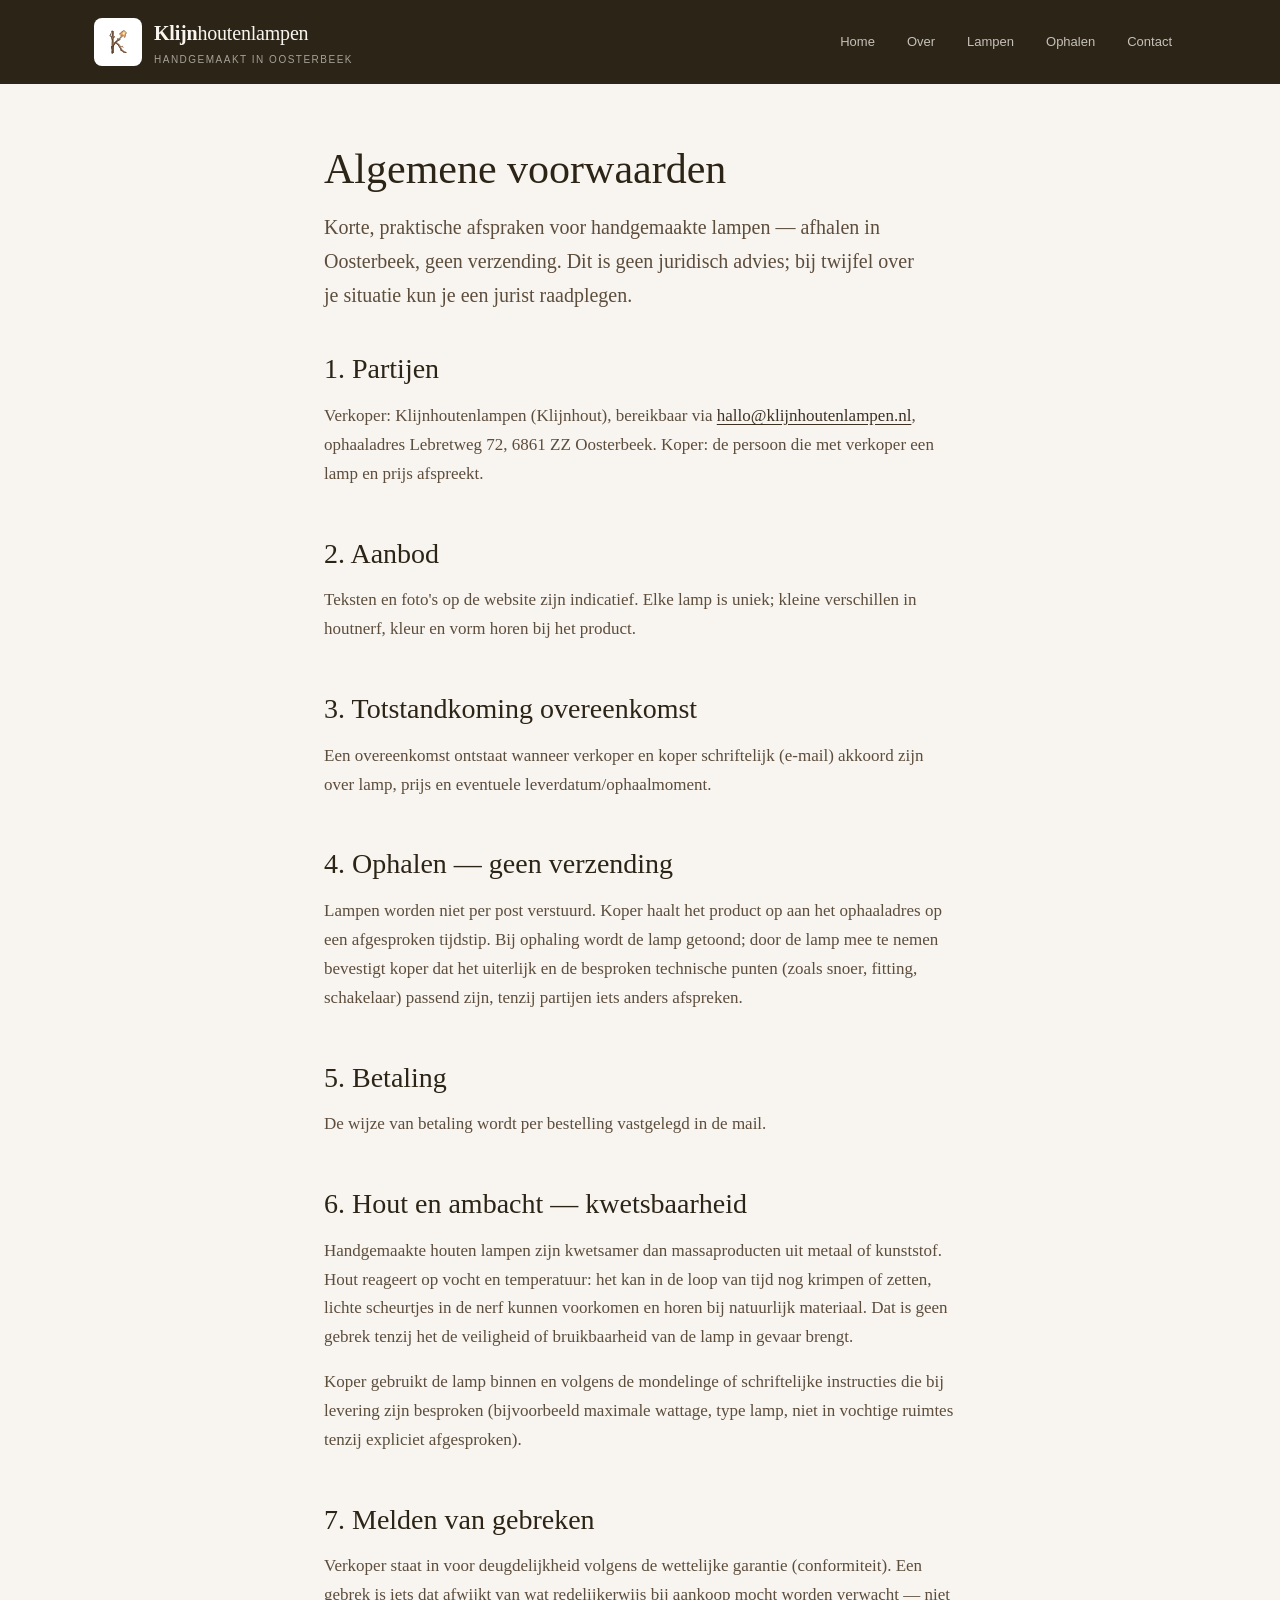
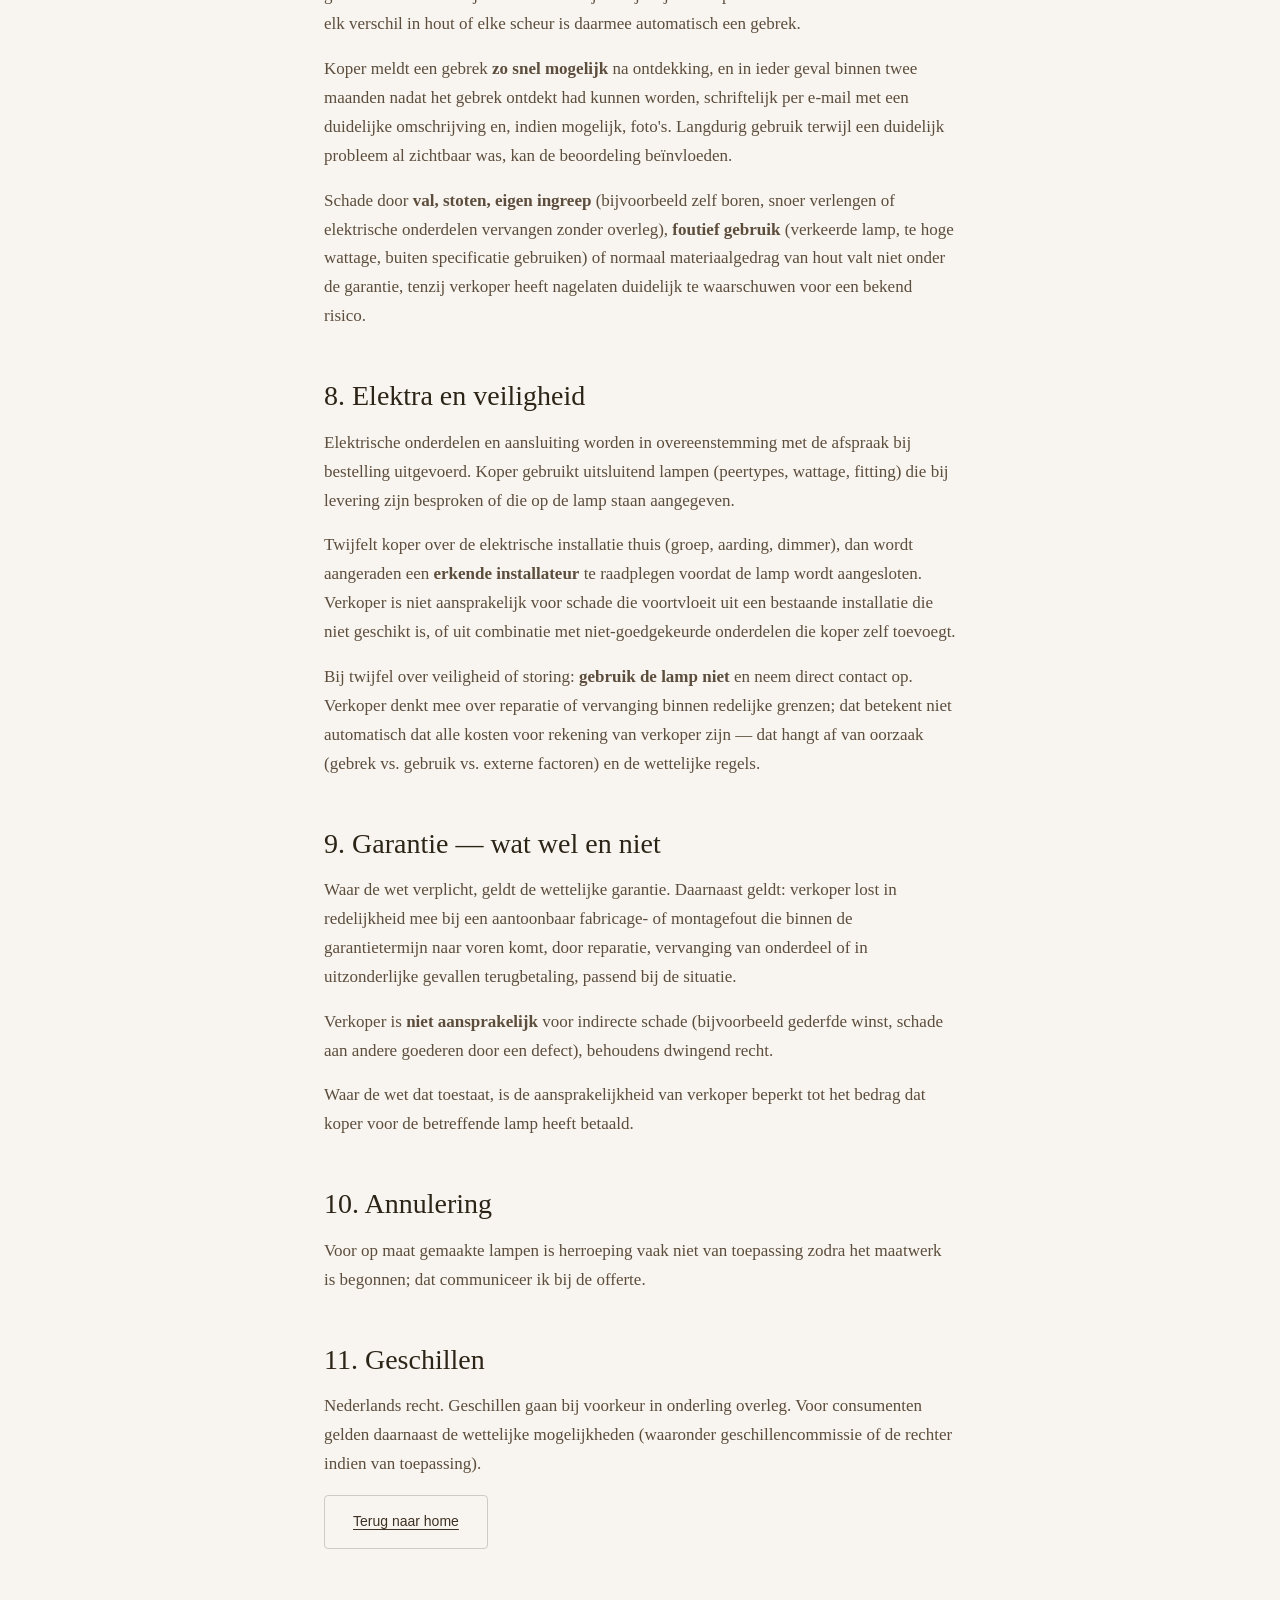
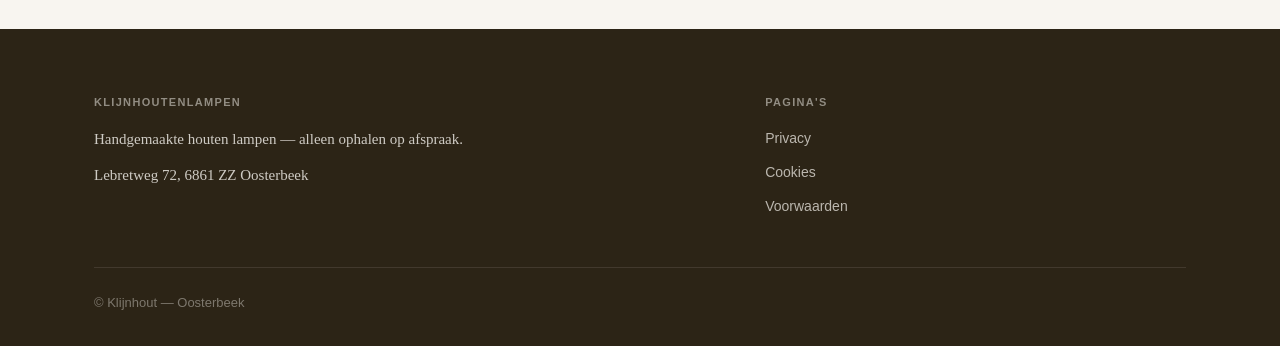
<file: voorwaarden.html>
<!DOCTYPE html>
<html lang="nl">
<head>
  <meta charset="utf-8">
  <meta name="viewport" content="width=device-width, initial-scale=1">
  <title>Voorwaarden — Klijnhoutenlampen</title>
  <meta name="description" content="Algemene voorwaarden Klijnhoutenlampen.">
  <link rel="stylesheet" href="css/style.css">
</head>
<body>
  <a class="skip-link" href="#main">Naar inhoud</a>

  <header class="header">
    <div class="container header__inner">
      <a class="logo" href="index.html">
        <img class="logo__icon" src="images/logo.svg" alt="" width="44" height="44">
        <div class="logo__text">
          <p class="logo__name"><span>Klijn</span>houtenlampen</p>
          <p class="logo__sub">Handgemaakt in Oosterbeek</p>
        </div>
      </a>
      <nav class="nav" aria-label="Hoofdmenu">
        <a href="index.html">Home</a>
        <a href="over.html">Over</a>
        <a href="lampen.html">Lampen</a>
        <a href="ophalen.html">Ophalen</a>
        <a href="contact.html">Contact</a>
      </nav>
    </div>
  </header>

  <main id="main" class="page">
    <div class="container container--narrow">
      <h1 class="page__title">Algemene voorwaarden</h1>
      <p class="page__intro">Korte, praktische afspraken voor handgemaakte lampen — afhalen in Oosterbeek, geen verzending. Dit is geen juridisch advies; bij twijfel over je situatie kun je een jurist raadplegen.</p>

      <div class="prose">
        <h2>1. Partijen</h2>
        <p>Verkoper: Klijnhoutenlampen (Klijnhout), bereikbaar via <a href="mailto:hallo@klijnhoutenlampen.nl">hallo@klijnhoutenlampen.nl</a>, ophaaladres Lebretweg 72, 6861 ZZ Oosterbeek. Koper: de persoon die met verkoper een lamp en prijs afspreekt.</p>

        <h2>2. Aanbod</h2>
        <p>Teksten en foto's op de website zijn indicatief. Elke lamp is uniek; kleine verschillen in houtnerf, kleur en vorm horen bij het product.</p>

        <h2>3. Totstandkoming overeenkomst</h2>
        <p>Een overeenkomst ontstaat wanneer verkoper en koper schriftelijk (e-mail) akkoord zijn over lamp, prijs en eventuele leverdatum/ophaalmoment.</p>

        <h2>4. Ophalen — geen verzending</h2>
        <p>Lampen worden niet per post verstuurd. Koper haalt het product op aan het ophaaladres op een afgesproken tijdstip. Bij ophaling wordt de lamp getoond; door de lamp mee te nemen bevestigt koper dat het uiterlijk en de besproken technische punten (zoals snoer, fitting, schakelaar) passend zijn, tenzij partijen iets anders afspreken.</p>

        <h2>5. Betaling</h2>
        <p>De wijze van betaling wordt per bestelling vastgelegd in de mail.</p>

        <h2>6. Hout en ambacht — kwetsbaarheid</h2>
        <p>Handgemaakte houten lampen zijn kwetsamer dan massaproducten uit metaal of kunststof. Hout reageert op vocht en temperatuur: het kan in de loop van tijd nog krimpen of zetten, lichte scheurtjes in de nerf kunnen voorkomen en horen bij natuurlijk materiaal. Dat is geen gebrek tenzij het de veiligheid of bruikbaarheid van de lamp in gevaar brengt.</p>
        <p>Koper gebruikt de lamp binnen en volgens de mondelinge of schriftelijke instructies die bij levering zijn besproken (bijvoorbeeld maximale wattage, type lamp, niet in vochtige ruimtes tenzij expliciet afgesproken).</p>

        <h2>7. Melden van gebreken</h2>
        <p>Verkoper staat in voor deugdelijkheid volgens de wettelijke garantie (conformiteit). Een gebrek is iets dat afwijkt van wat redelijkerwijs bij aankoop mocht worden verwacht — niet elk verschil in hout of elke scheur is daarmee automatisch een gebrek.</p>
        <p>Koper meldt een gebrek <strong>zo snel mogelijk</strong> na ontdekking, en in ieder geval binnen twee maanden nadat het gebrek ontdekt had kunnen worden, schriftelijk per e-mail met een duidelijke omschrijving en, indien mogelijk, foto's. Langdurig gebruik terwijl een duidelijk probleem al zichtbaar was, kan de beoordeling beïnvloeden.</p>
        <p>Schade door <strong>val, stoten, eigen ingreep</strong> (bijvoorbeeld zelf boren, snoer verlengen of elektrische onderdelen vervangen zonder overleg), <strong>foutief gebruik</strong> (verkeerde lamp, te hoge wattage, buiten specificatie gebruiken) of normaal materiaalgedrag van hout valt niet onder de garantie, tenzij verkoper heeft nagelaten duidelijk te waarschuwen voor een bekend risico.</p>

        <h2>8. Elektra en veiligheid</h2>
        <p>Elektrische onderdelen en aansluiting worden in overeenstemming met de afspraak bij bestelling uitgevoerd. Koper gebruikt uitsluitend lampen (peertypes, wattage, fitting) die bij levering zijn besproken of die op de lamp staan aangegeven.</p>
        <p>Twijfelt koper over de elektrische installatie thuis (groep, aarding, dimmer), dan wordt aangeraden een <strong>erkende installateur</strong> te raadplegen voordat de lamp wordt aangesloten. Verkoper is niet aansprakelijk voor schade die voortvloeit uit een bestaande installatie die niet geschikt is, of uit combinatie met niet-goedgekeurde onderdelen die koper zelf toevoegt.</p>
        <p>Bij twijfel over veiligheid of storing: <strong>gebruik de lamp niet</strong> en neem direct contact op. Verkoper denkt mee over reparatie of vervanging binnen redelijke grenzen; dat betekent niet automatisch dat alle kosten voor rekening van verkoper zijn — dat hangt af van oorzaak (gebrek vs. gebruik vs. externe factoren) en de wettelijke regels.</p>

        <h2>9. Garantie — wat wel en niet</h2>
        <p>Waar de wet verplicht, geldt de wettelijke garantie. Daarnaast geldt: verkoper lost in redelijkheid mee bij een aantoonbaar fabricage- of montagefout die binnen de garantietermijn naar voren komt, door reparatie, vervanging van onderdeel of in uitzonderlijke gevallen terugbetaling, passend bij de situatie.</p>
        <p>Verkoper is <strong>niet aansprakelijk</strong> voor indirecte schade (bijvoorbeeld gederfde winst, schade aan andere goederen door een defect), behoudens dwingend recht.</p>
        <p>Waar de wet dat toestaat, is de aansprakelijkheid van verkoper beperkt tot het bedrag dat koper voor de betreffende lamp heeft betaald.</p>

        <h2>10. Annulering</h2>
        <p>Voor op maat gemaakte lampen is herroeping vaak niet van toepassing zodra het maatwerk is begonnen; dat communiceer ik bij de offerte.</p>

        <h2>11. Geschillen</h2>
        <p>Nederlands recht. Geschillen gaan bij voorkeur in onderling overleg. Voor consumenten gelden daarnaast de wettelijke mogelijkheden (waaronder geschillencommissie of de rechter indien van toepassing).</p>

        <a class="btn btn--secondary" href="index.html">Terug naar home</a>
      </div>
    </div>
  </main>

  <footer class="footer">
    <div class="container">
      <div class="footer__grid">
        <div class="footer__col">
          <strong>Klijnhoutenlampen</strong>
          <p>Handgemaakte houten lampen — alleen ophalen op afspraak.</p>
          <p>Lebretweg 72, 6861 ZZ Oosterbeek</p>
        </div>
        <div class="footer__col">
          <strong>Pagina's</strong>
          <div class="footer__links">
            <a href="privacy.html">Privacy</a>
            <a href="cookies.html">Cookies</a>
            <a href="voorwaarden.html">Voorwaarden</a>
          </div>
        </div>
      </div>
      <div class="footer__bottom">
        <p>© Klijnhout — Oosterbeek</p>
      </div>
    </div>
  </footer>
</body>
</html>
</file>
<file: css/style.css>
/* Klijnhoutenlampen — warm, ambachtelijk design */

:root {
  --wood-dark: #2c2416;
  --wood: #3d3124;
  --wood-light: #5c4d3c;
  --cream: #f8f5f0;
  --cream-dark: #efe9e0;
  --warm-white: #fffcf7;
  --text: #2c2416;
  --text-soft: #5c4d3c;
  --text-muted: #8c7d6d;
  --border: rgba(44, 36, 22, 0.12);
  --border-strong: rgba(44, 36, 22, 0.2);
  --shadow-soft: 0 4px 24px rgba(44, 36, 22, 0.08);
  --shadow-medium: 0 8px 40px rgba(44, 36, 22, 0.12);
  --font: Georgia, "Times New Roman", serif;
  --font-sans: -apple-system, BlinkMacSystemFont, "Segoe UI", Roboto, sans-serif;
}

*, *::before, *::after { box-sizing: border-box; }
html { scroll-behavior: smooth; }

body {
  margin: 0;
  font-family: var(--font);
  font-size: 17px;
  line-height: 1.7;
  color: var(--text-soft);
  background: var(--cream);
  -webkit-font-smoothing: antialiased;
}

h1, h2, h3 {
  font-family: var(--font);
  font-weight: 400;
  color: var(--text);
  line-height: 1.2;
}

a { color: var(--wood); }
img { display: block; max-width: 100%; height: auto; }

.visually-hidden {
  position: absolute;
  width: 1px; height: 1px;
  padding: 0; margin: -1px;
  overflow: hidden;
  clip: rect(0, 0, 0, 0);
  border: 0;
}

/* Layout */
.container {
  max-width: 1140px;
  margin: 0 auto;
  padding: 0 24px;
}

.container--narrow {
  max-width: 680px;
}

/* Header */
.header {
  padding: 16px 0;
  background: var(--wood-dark);
  color: var(--cream);
}

.header__inner {
  display: flex;
  justify-content: space-between;
  align-items: center;
  flex-wrap: wrap;
  gap: 16px;
}

.logo {
  display: flex;
  align-items: center;
  gap: 12px;
  text-decoration: none;
  color: var(--cream);
}

.logo__icon {
  width: 48px;
  height: 48px;
  border-radius: 8px;
  object-fit: contain;
}

.logo__text {
  display: flex;
  flex-direction: column;
}

.logo__name {
  margin: 0;
  font-size: 20px;
  font-weight: 400;
  letter-spacing: -0.01em;
}

.logo__name span {
  font-weight: 600;
}

.logo__sub {
  margin: 1px 0 0;
  font-family: var(--font-sans);
  font-size: 10px;
  text-transform: uppercase;
  letter-spacing: 0.15em;
  color: rgba(248, 245, 240, 0.6);
}

.nav {
  display: flex;
  gap: 4px;
  flex-wrap: wrap;
}

.nav a {
  font-family: var(--font-sans);
  font-size: 13px;
  font-weight: 500;
  text-decoration: none;
  color: rgba(248, 245, 240, 0.75);
  padding: 8px 14px;
  border-radius: 4px;
  transition: all 0.15s ease;
}

.nav a:hover {
  color: var(--cream);
  background: rgba(248, 245, 240, 0.1);
}

.nav a[aria-current="page"] {
  color: var(--wood-dark);
  background: var(--cream);
}

/* Hero — grote foto centraal */
.hero {
  padding: 0;
  background: var(--wood-dark);
  color: var(--cream);
}

.hero__inner {
  display: grid;
  min-height: 85vh;
}

@media (min-width: 900px) {
  .hero__inner {
    grid-template-columns: 1fr 1.1fr;
  }
}

.hero__content {
  display: flex;
  flex-direction: column;
  justify-content: center;
  padding: 60px 24px;
}

@media (min-width: 900px) {
  .hero__content {
    padding: 80px 64px 80px 48px;
  }
}

.hero__label {
  display: inline-block;
  margin: 0 0 20px;
  font-family: var(--font-sans);
  font-size: 11px;
  font-weight: 600;
  text-transform: uppercase;
  letter-spacing: 0.18em;
  color: rgba(248, 245, 240, 0.5);
}

.hero__title {
  margin: 0 0 24px;
  font-size: clamp(32px, 5vw, 52px);
  font-weight: 400;
  line-height: 1.1;
  letter-spacing: -0.02em;
  color: var(--cream);
}

.hero__text {
  margin: 0 0 32px;
  font-size: 18px;
  line-height: 1.7;
  color: rgba(248, 245, 240, 0.8);
  max-width: 440px;
}

.hero__buttons {
  display: flex;
  flex-wrap: wrap;
  gap: 12px;
}

.hero__image {
  position: relative;
  min-height: 400px;
  background: var(--wood);
}

.hero__image img {
  position: absolute;
  inset: 0;
  width: 100%;
  height: 100%;
  object-fit: cover;
}

/* Buttons */
.btn {
  display: inline-flex;
  align-items: center;
  gap: 8px;
  padding: 14px 28px;
  font-family: var(--font-sans);
  font-size: 14px;
  font-weight: 500;
  text-decoration: none;
  border-radius: 4px;
  border: 1px solid transparent;
  cursor: pointer;
  transition: all 0.2s ease;
}

.btn--light {
  background: var(--cream);
  color: var(--wood-dark);
  border-color: var(--cream);
}

.btn--light:hover {
  background: var(--warm-white);
  transform: translateY(-1px);
}

.btn--outline {
  background: transparent;
  color: var(--cream);
  border-color: rgba(248, 245, 240, 0.3);
}

.btn--outline:hover {
  border-color: var(--cream);
  background: rgba(248, 245, 240, 0.1);
}

.btn--dark {
  background: var(--wood-dark);
  color: var(--cream);
  border-color: var(--wood-dark);
}

.btn--dark:hover {
  background: var(--wood);
}

.btn--secondary {
  background: transparent;
  color: var(--wood);
  border-color: var(--border-strong);
}

.btn--secondary:hover {
  border-color: var(--wood);
  background: var(--cream-dark);
}

/* Intro sectie */
.intro-section {
  padding: 80px 0;
  background: var(--cream);
  text-align: center;
}

.intro-section__title {
  margin: 0 0 16px;
  font-size: 14px;
  font-family: var(--font-sans);
  font-weight: 600;
  text-transform: uppercase;
  letter-spacing: 0.12em;
  color: var(--text-muted);
}

.intro-section__text {
  margin: 0 auto;
  font-size: 28px;
  line-height: 1.5;
  color: var(--text);
  max-width: 720px;
}

/* Features */
.features {
  padding: 80px 0;
  background: var(--warm-white);
  border-top: 1px solid var(--border);
  border-bottom: 1px solid var(--border);
}

.features__grid {
  display: grid;
  gap: 48px;
}

@media (min-width: 700px) {
  .features__grid {
    grid-template-columns: repeat(3, 1fr);
    gap: 32px;
  }
}

.feature {
  text-align: center;
  padding: 32px 24px;
}

.feature__icon {
  width: 56px;
  height: 56px;
  margin: 0 auto 20px;
  background: var(--wood-dark);
  border-radius: 50%;
  display: flex;
  align-items: center;
  justify-content: center;
}

.feature__icon svg {
  width: 24px;
  height: 24px;
  stroke: var(--cream);
  stroke-width: 1.5;
  fill: none;
}

.feature__title {
  margin: 0 0 12px;
  font-family: var(--font-sans);
  font-size: 13px;
  font-weight: 700;
  text-transform: uppercase;
  letter-spacing: 0.08em;
  color: var(--text);
}

.feature__text {
  margin: 0;
  font-size: 16px;
  line-height: 1.6;
  color: var(--text-soft);
}

/* Galerij preview */
.gallery-preview {
  padding: 80px 0;
  background: var(--cream);
}

.gallery-preview__header {
  text-align: center;
  margin-bottom: 48px;
}

.gallery-preview__title {
  margin: 0 0 12px;
  font-size: 36px;
}

.gallery-preview__text {
  margin: 0;
  color: var(--text-soft);
  font-size: 18px;
}

.gallery-preview__grid {
  display: grid;
  gap: 24px;
}

@media (min-width: 700px) {
  .gallery-preview__grid {
    grid-template-columns: repeat(2, 1fr);
  }
}

.gallery-preview__cta {
  text-align: center;
  margin-top: 48px;
}

/* Cards */
.card {
  background: var(--warm-white);
  border-radius: 8px;
  overflow: hidden;
  box-shadow: var(--shadow-soft);
  transition: transform 0.3s ease, box-shadow 0.3s ease;
}

.card:hover {
  transform: translateY(-4px);
  box-shadow: var(--shadow-medium);
}

.card__image {
  position: relative;
  aspect-ratio: 4 / 5;
  overflow: hidden;
  background: var(--cream-dark);
}

.card__image img {
  width: 100%;
  height: 100%;
  object-fit: cover;
  transition: transform 0.4s ease;
}

.card:hover .card__image img {
  transform: scale(1.03);
}

.card__body {
  padding: 20px 24px 24px;
}

.card__title {
  margin: 0 0 8px;
  font-size: 20px;
  color: var(--text);
}

.card__text {
  margin: 0;
  font-size: 15px;
  color: var(--text-muted);
}

/* CTA sectie */
.cta-section {
  padding: 100px 0;
  background: var(--wood-dark);
  color: var(--cream);
  text-align: center;
}

.cta-section__title {
  margin: 0 0 16px;
  font-size: 40px;
  color: var(--cream);
}

.cta-section__text {
  margin: 0 auto 32px;
  font-size: 18px;
  line-height: 1.7;
  color: rgba(248, 245, 240, 0.8);
  max-width: 520px;
}

.cta-section__buttons {
  display: flex;
  flex-wrap: wrap;
  justify-content: center;
  gap: 12px;
}

/* Over sectie op home */
.about-preview {
  padding: 80px 0;
  background: var(--cream-dark);
}

.about-preview__grid {
  display: grid;
  gap: 48px;
  align-items: center;
}

@media (min-width: 800px) {
  .about-preview__grid {
    grid-template-columns: 1fr 1fr;
    gap: 64px;
  }
}

.about-preview__image {
  border-radius: 8px;
  overflow: hidden;
  box-shadow: var(--shadow-medium);
}

.about-preview__image img {
  width: 100%;
  display: block;
}

.about-preview__content {
  max-width: 480px;
}

.about-preview__title {
  margin: 0 0 20px;
  font-size: 32px;
}

.about-preview__text {
  margin: 0 0 12px;
  font-size: 17px;
  line-height: 1.7;
}

.about-preview__list {
  margin: 20px 0 28px;
  padding-left: 20px;
}

.about-preview__list li {
  margin-bottom: 8px;
  color: var(--text-soft);
}

/* Footer */
.footer {
  padding: 64px 0 32px;
  background: var(--wood-dark);
  color: var(--cream);
}

.footer__grid {
  display: grid;
  gap: 40px;
}

@media (min-width: 600px) {
  .footer__grid {
    grid-template-columns: 1.5fr 1fr;
  }
}

.footer__col strong {
  display: block;
  margin-bottom: 16px;
  font-family: var(--font-sans);
  font-size: 11px;
  font-weight: 700;
  text-transform: uppercase;
  letter-spacing: 0.12em;
  color: rgba(248, 245, 240, 0.5);
}

.footer__col p {
  margin: 0 0 10px;
  font-size: 15px;
  color: rgba(248, 245, 240, 0.8);
}

.footer__col a {
  color: var(--cream);
  text-decoration: underline;
  text-underline-offset: 3px;
}

.footer__links {
  display: flex;
  flex-direction: column;
  gap: 10px;
}

.footer__links a {
  font-family: var(--font-sans);
  font-size: 14px;
  color: rgba(248, 245, 240, 0.7);
  text-decoration: none;
}

.footer__links a:hover {
  color: var(--cream);
}

.footer__bottom {
  margin-top: 48px;
  padding-top: 24px;
  border-top: 1px solid rgba(248, 245, 240, 0.1);
  font-family: var(--font-sans);
  font-size: 13px;
  color: rgba(248, 245, 240, 0.4);
}

.footer__bottom p { margin: 0; }

/* Page layout */
.page {
  padding: 60px 0 80px;
}

.page__title {
  margin: 0 0 16px;
  font-size: 42px;
}

.page__intro {
  margin: 0 0 40px;
  font-size: 20px;
  color: var(--text-soft);
  max-width: 600px;
}

.prose p { margin: 0 0 16px; }

.prose h2 {
  margin: 48px 0 16px;
  font-size: 28px;
}

.prose h2:first-child { margin-top: 0; }

.prose ul {
  margin: 0 0 20px;
  padding-left: 24px;
}

.prose li { margin-bottom: 8px; }

.prose a {
  color: var(--wood);
  text-decoration: underline;
  text-underline-offset: 3px;
}

/* Gallery page */
.gallery {
  display: grid;
  gap: 32px;
}

@media (min-width: 700px) {
  .gallery { grid-template-columns: repeat(2, 1fr); }
}

.empty {
  padding: 48px;
  text-align: center;
  color: var(--text-muted);
  border: 2px dashed var(--border);
  border-radius: 8px;
  background: var(--warm-white);
}

/* Info boxes */
.info-box {
  margin: 32px 0;
  padding: 28px 32px;
  background: var(--warm-white);
  border-radius: 8px;
  border-left: 4px solid var(--wood);
}

.info-box strong {
  display: block;
  margin-bottom: 12px;
  font-family: var(--font-sans);
  font-size: 12px;
  font-weight: 700;
  text-transform: uppercase;
  letter-spacing: 0.1em;
  color: var(--text-muted);
}

.info-box p { margin: 0 0 8px; }
.info-box p:last-child { margin: 0; }
.info-box a { color: var(--wood); }

/* Steps */
.steps {
  margin: 0;
  padding: 0;
  list-style: none;
  counter-reset: step;
}

.steps li {
  position: relative;
  padding-left: 56px;
  margin-bottom: 28px;
  min-height: 40px;
}

.steps li::before {
  counter-increment: step;
  content: counter(step);
  position: absolute;
  left: 0;
  top: 0;
  width: 40px;
  height: 40px;
  line-height: 40px;
  text-align: center;
  font-family: var(--font-sans);
  font-size: 16px;
  font-weight: 700;
  color: var(--cream);
  background: var(--wood-dark);
  border-radius: 50%;
}

/* Contact cards */
.contact-cards {
  display: flex;
  flex-wrap: wrap;
  gap: 16px;
  margin-bottom: 40px;
}

.contact-card {
  flex: 1;
  min-width: 240px;
  padding: 24px 28px;
  background: var(--warm-white);
  border-radius: 8px;
  box-shadow: var(--shadow-soft);
}

.contact-card strong {
  display: block;
  margin-bottom: 12px;
  font-family: var(--font-sans);
  font-size: 11px;
  font-weight: 700;
  text-transform: uppercase;
  letter-spacing: 0.1em;
  color: var(--text-muted);
}

.contact-card p { margin: 0 0 8px; color: var(--text); }
.contact-card a { color: var(--wood); }

/* Skip link */
.skip-link {
  position: absolute;
  left: -9999px;
  padding: 12px 20px;
  background: var(--wood-dark);
  color: var(--cream);
  z-index: 9999;
  font-family: var(--font-sans);
}

.skip-link:focus {
  left: 12px;
  top: 12px;
}
</file>
